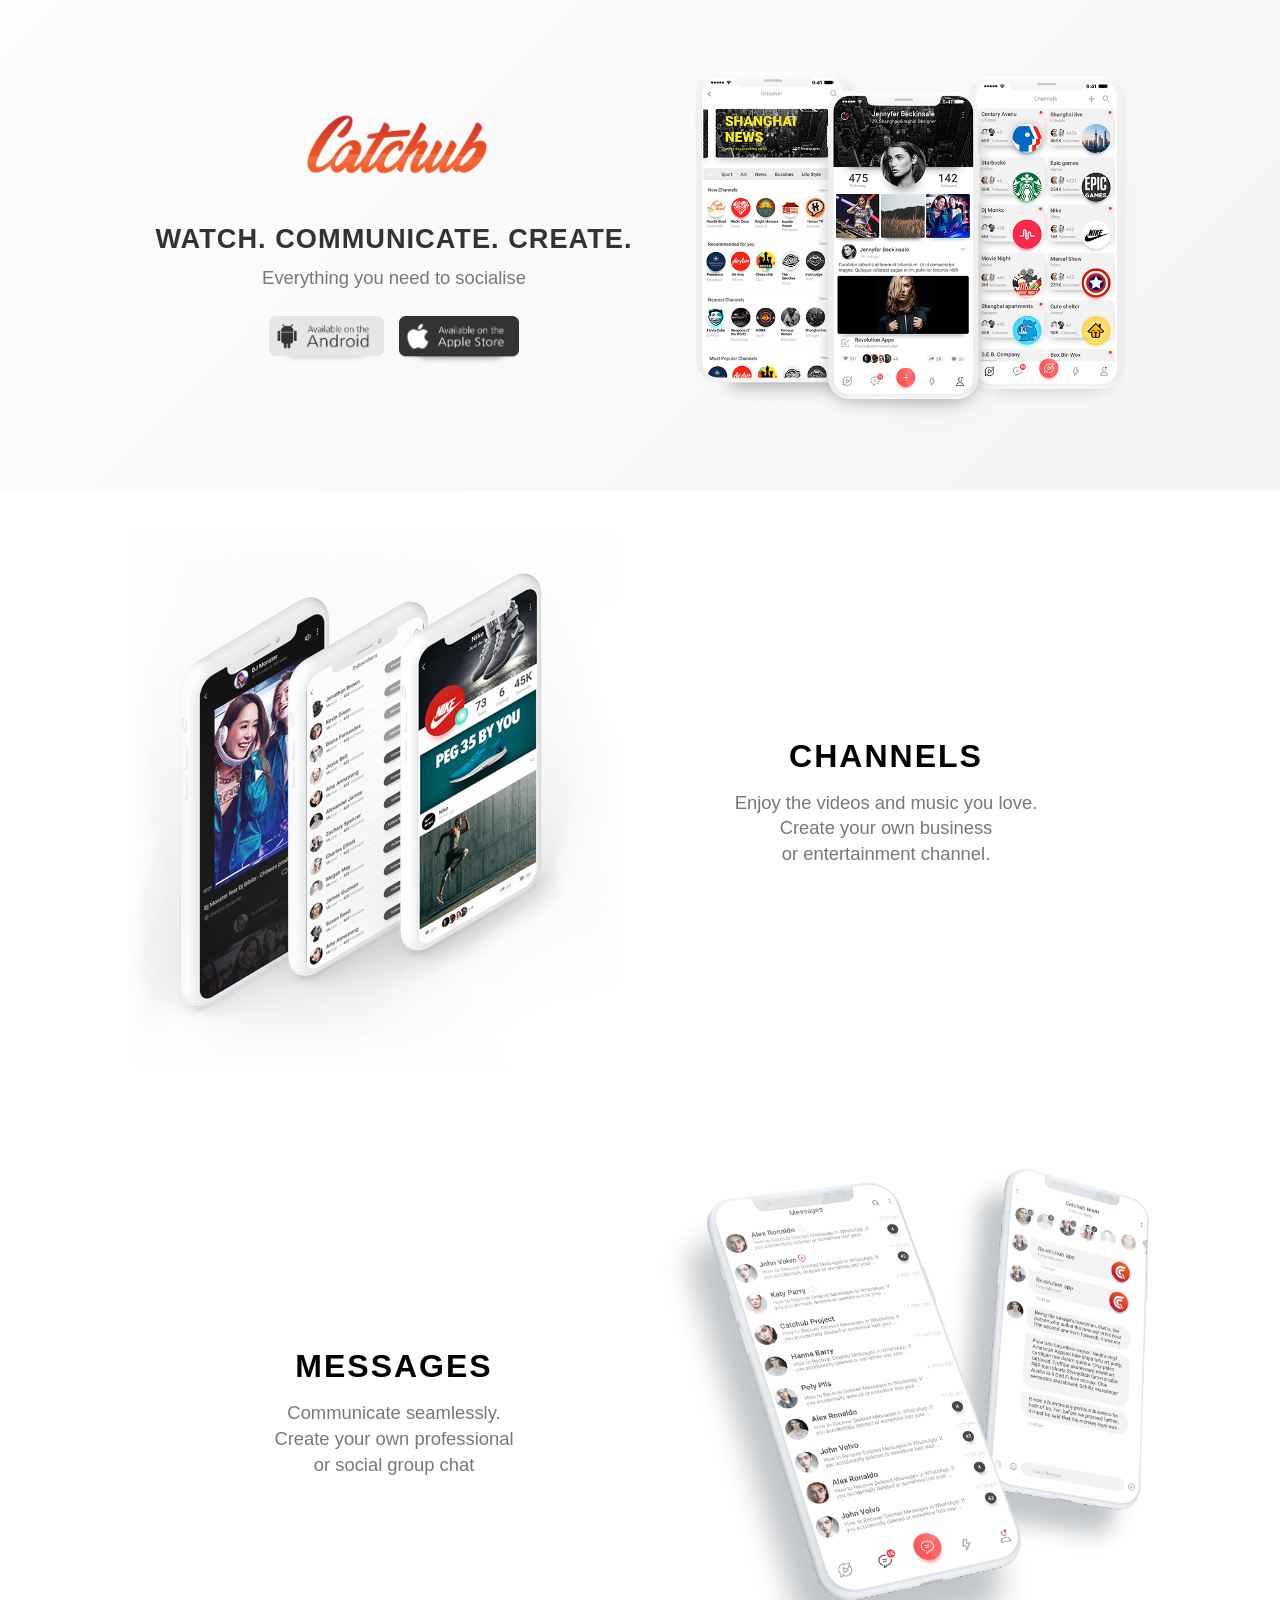
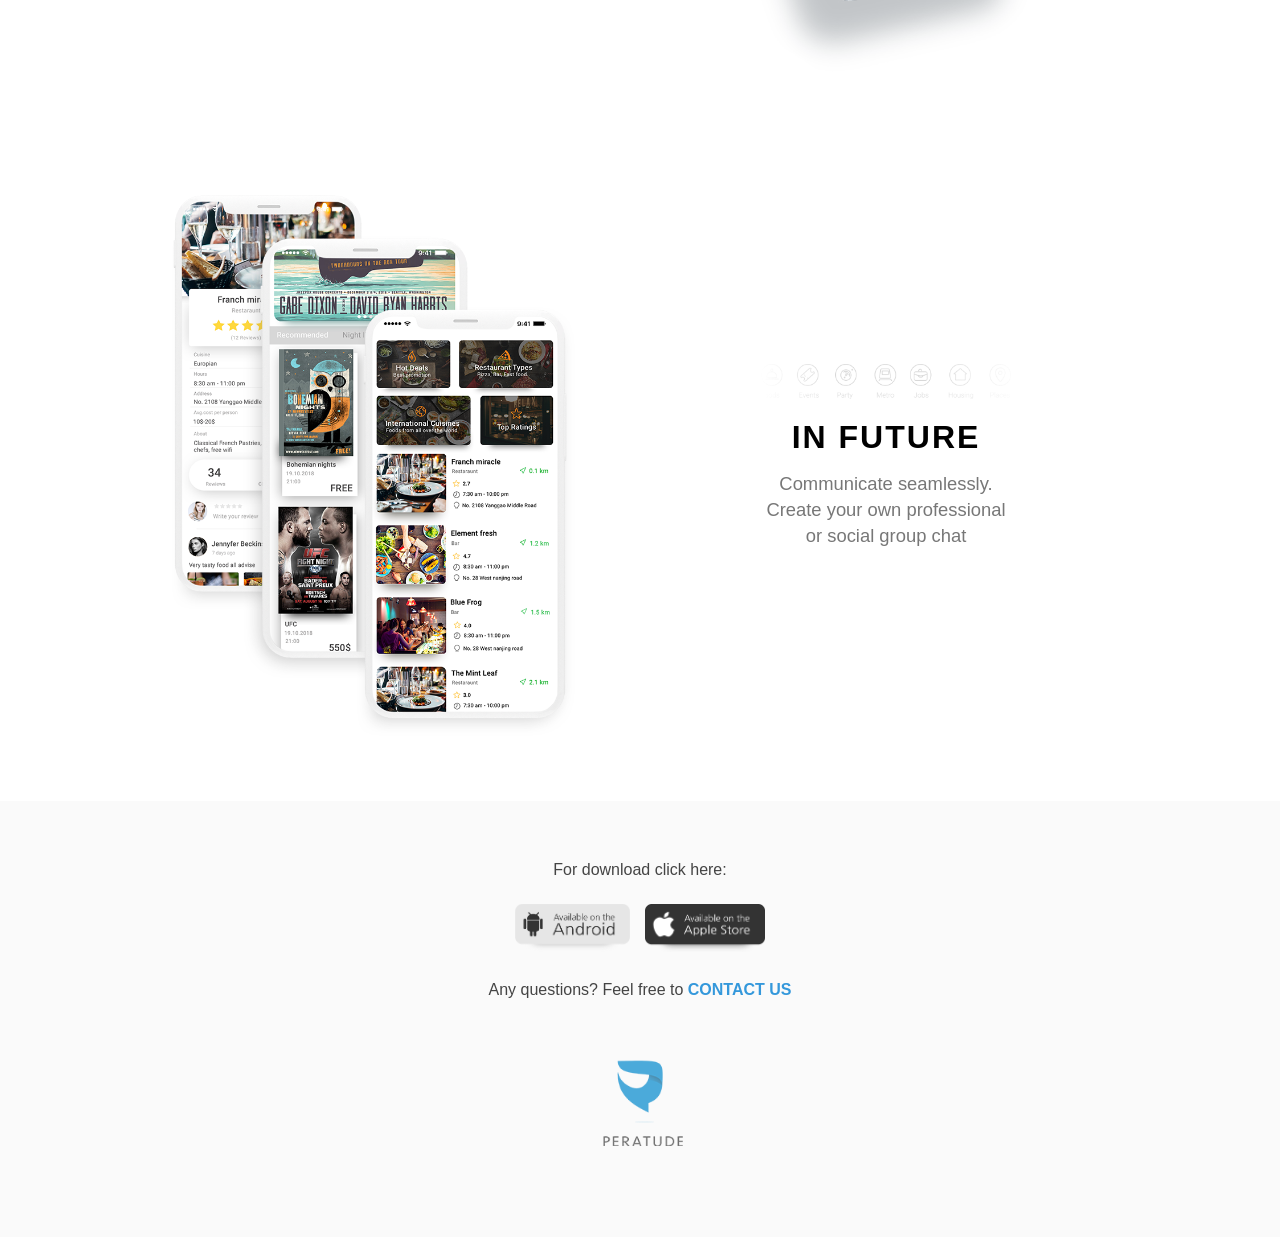
<file: Task1/index.html>
<!DOCTYPE html>
<html lang="en">
<head>
    <meta charset="UTF-8">
    <meta name="viewport" content="width=device-width, initial-scale=1.0">
    <title>Catchub - Socialise Everywhere</title>
    <link rel="icon" type="image/png" href="assets/favicon.jpg">
    <link rel="stylesheet" href="style.css">
</head>
<body>

    <header class="hero">
        <section class="content">
            <img src="assets/logo.png" alt="Catchub Logo" class="main-logo">
            <h1>WATCH. COMMUNICATE. CREATE.</h1>
            <p>Everything you need to socialise</p>
            <nav class="download-buttons">
                <a href="#"><img src="assets/play_store.png" alt="Play Store"></a>
                <a href="#"><img src="assets/app_store.png" alt="App Store"></a>
            </nav>
        </section>
        <figure class="visual">
            <img src="assets/top_screens.png" alt="App preview">
        </figure>
    </header>

    <main>
        <section class="feature alternate">
            <figure class="visual">
                <img src="assets/sec_screens.png" alt="Channels">
            </figure>
            <article class="content">
                <h2>CHANNELS</h2>
                <p>Enjoy the videos and music you love.<br> 
                   Create your own business<br> 
                   or entertainment channel.</p>
            </article>
        </section>

        <section class="feature">
            <article class="content">
                <h2>MESSAGES</h2>
                <p>Communicate seamlessly.<br> 
                   Create your own professional<br> 
                   or social group chat</p>
            </article>
            <figure class="visual">
                <img src="assets/thhh_screens.png" alt="Messaging">
            </figure>
        </section>

        <section class="feature alternate">
            <figure class="visual">
                <img src="assets/for_screens.png" alt="Future">
            </figure>
            <article class="content">
                <img src="assets/vectors.png" alt="Icons" class="vectors">
                <h2>IN FUTURE</h2>
                <p>Communicate seamlessly.<br> 
                   Create your own professional<br> 
                   or social group chat</p>
            </article>
        </section>
    </main>

    <footer class="main-footer">
        <p>For download click here:</p>
        <nav class="download-buttons">
            <a href="#"><img src="assets/play_store.png" alt="Play Store"></a>
            <a href="#"><img src="assets/app_store.png" alt="App Store"></a>
        </nav>
        <p class="contact">Any questions? Feel free to <a href="#">CONTACT US</a></p>
        <figure class="brand-footer">
            <img src="assets/peratude.png" alt="Peratude">
        </figure>
    </footer>

</body>
</html>
</file>
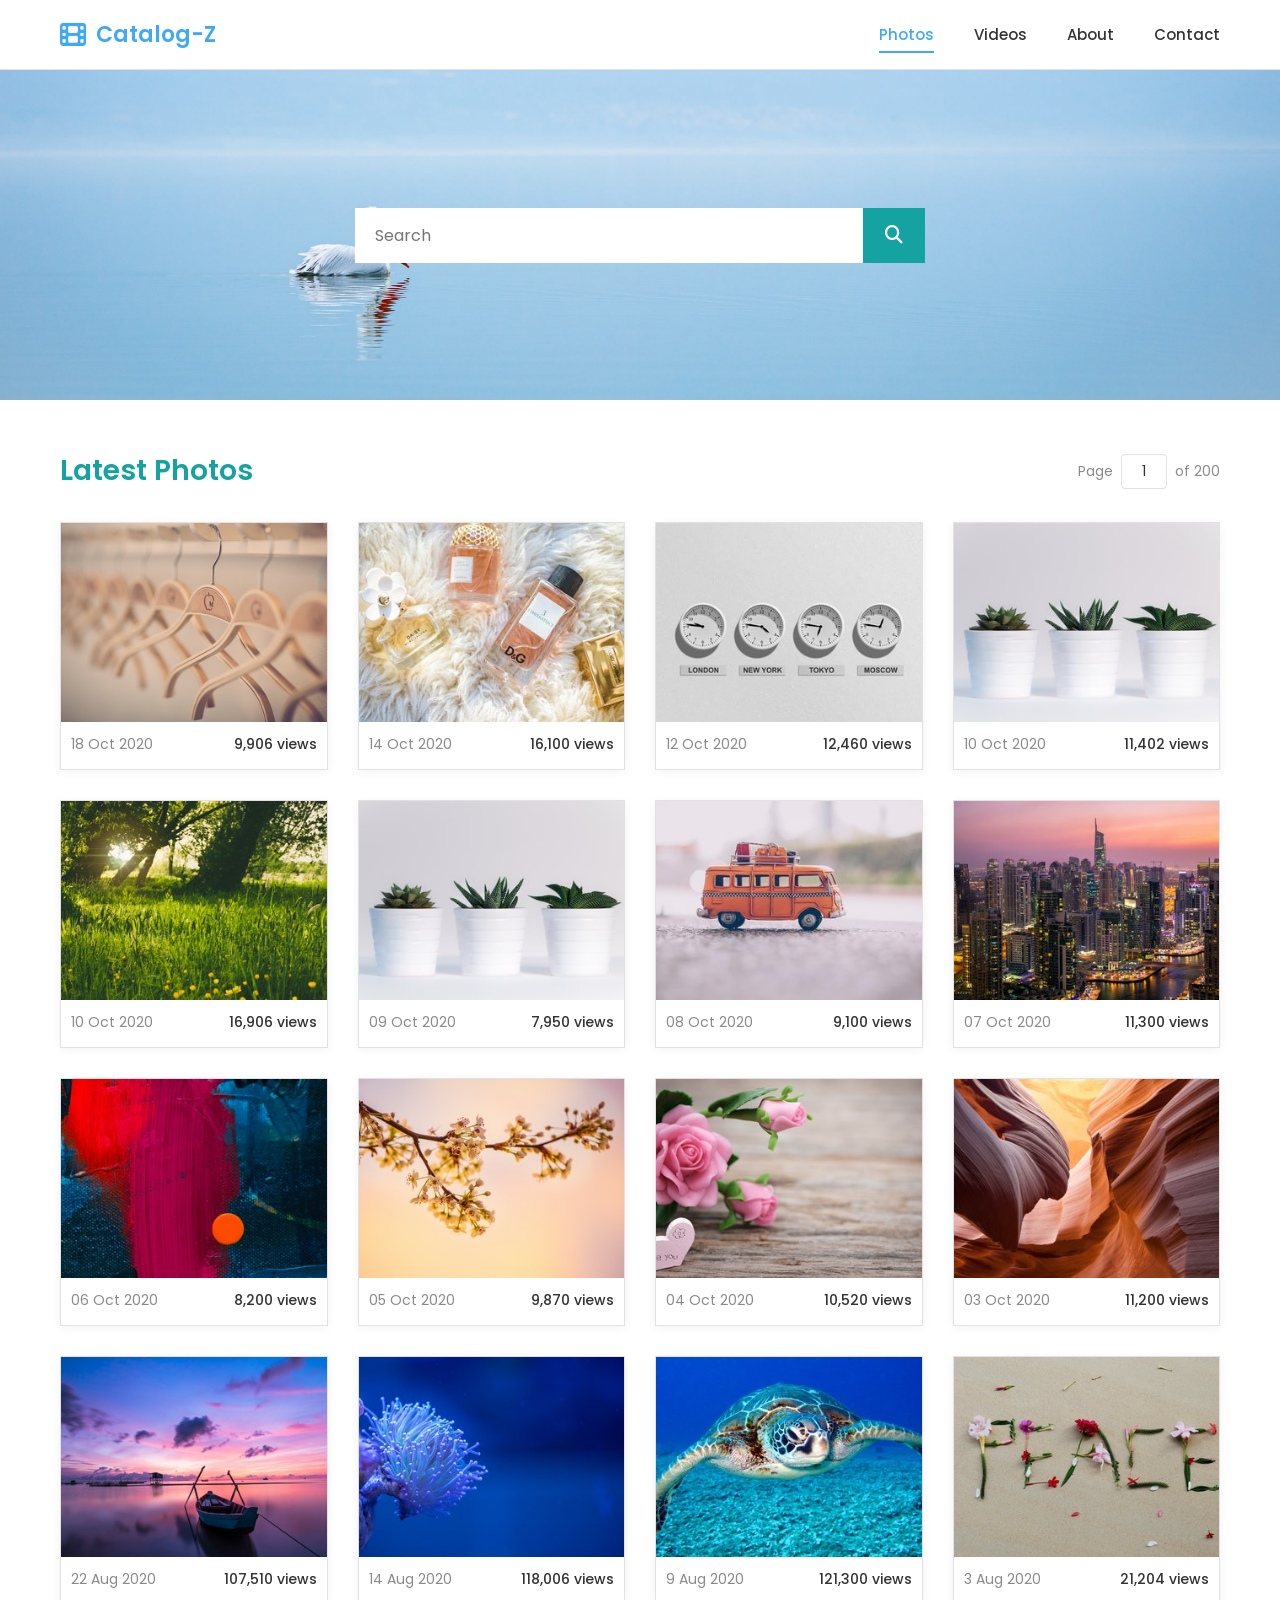
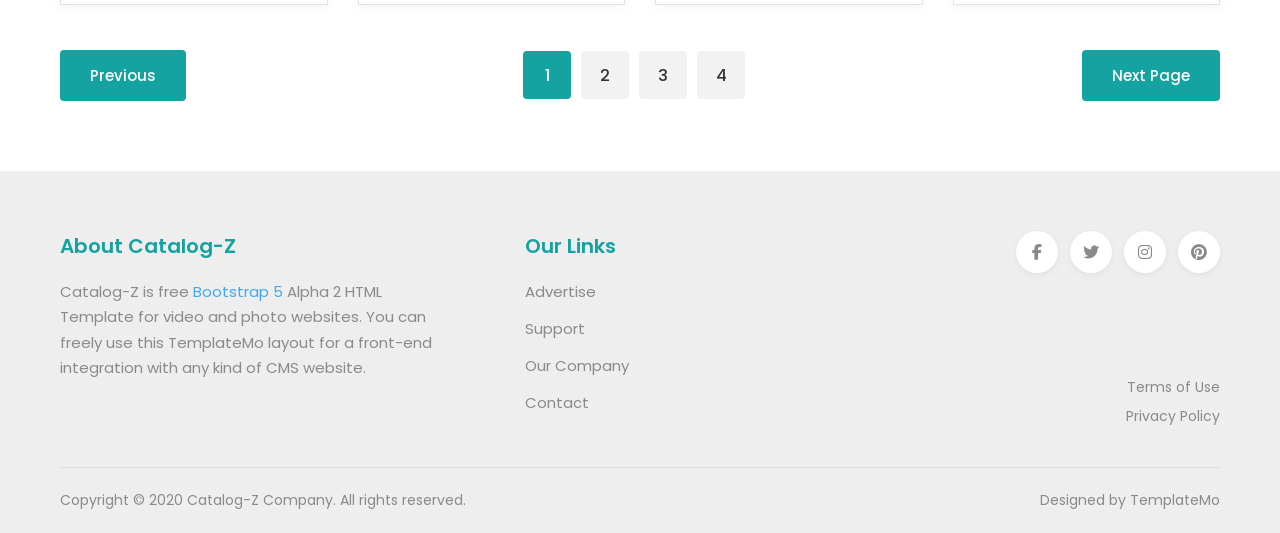
<file: Task2/index.html>
<!DOCTYPE html>
<html lang="en">
<head>
    <meta charset="UTF-8">
    <meta name="viewport" content="width=device-width, initial-scale=1.0">
    <title>Catalog-Z</title>

    <!-- CSS -->
    <link rel="stylesheet" href="css/style.css">

    <!-- Font Awesome -->
    <link rel="stylesheet"
    href="https://cdnjs.cloudflare.com/ajax/libs/font-awesome/6.5.2/css/all.min.css">
</head>
<body>

<!-- ================= HEADER ================= -->

<header>

    <div class="navbar">

        <div class="logo">
            <i class="fas fa-film"></i>
            <h2>Catalog-Z</h2>
        </div>

        <nav>
            <ul>
                <li><a href="index.html" class="active">Photos</a></li>
                <li><a href="videos.html">Videos</a></li>
                <li><a href="about.html">About</a></li>
                <li><a href="contact.html">Contact</a></li>
            </ul>
        </nav>

    </div>

</header>

<!-- ================= HERO ================= -->

<section class="hero">

    <img src="images/hero.jpg" alt="" class="hero-bg">

    <div class="search-box">

        <input
        type="text"
        placeholder="Search">

        <button>
            <i class="fas fa-search"></i>
        </button>

    </div>

</section>

<!-- ================= MAIN ================= -->

<section class="section">

<div class="container">

<div class="page-number">

    <h2>Latest Photos</h2>

    <div class="page-box">
        Page <input type="text" value="1"> of 200
    </div>

</div>

<!-- ================= GALLERY ================= -->

<div class="gallery">

<!-- Card 1 -->
<div class="card">
    <a href="photo-detail.html" class="card-image">
        <img src="images/img-01.jpg" alt="">
        <span class="overlay"><span class="overlay-box">Hangers</span></span>
    </a>
    <div class="card-info">
        <span>18 Oct 2020</span>
        <span>9,906 views</span>
    </div>
</div>

<!-- Card 2 -->
<div class="card">
    <a href="photo-detail.html" class="card-image">
        <img src="images/img-02.jpg" alt="">
        <span class="overlay"><span class="overlay-box">Perfume</span></span>
    </a>
    <div class="card-info">
        <span>14 Oct 2020</span>
        <span>16,100 views</span>
    </div>
</div>

<!-- Card 3 -->
<div class="card">
    <a href="photo-detail.html" class="card-image">
        <img src="images/img-03.jpg" alt="">
        <span class="overlay"><span class="overlay-box">Clocks</span></span>
    </a>
    <div class="card-info">
        <span>12 Oct 2020</span>
        <span>12,460 views</span>
    </div>
</div>

<!-- Card 4 -->
<div class="card">
    <a href="photo-detail.html" class="card-image">
        <img src="images/img-04.jpg" alt="">
        <span class="overlay"><span class="overlay-box">Pot</span></span>
    </a>
    <div class="card-info">
        <span>10 Oct 2020</span>
        <span>11,402 views</span>
    </div>
</div>

<!-- Card 5 -->
<div class="card">
    <a href="photo-detail.html" class="card-image">
        <img src="images/img-05.jpg" alt="">
        <span class="overlay"><span class="overlay-box">Summer</span></span>
    </a>
    <div class="card-info">
        <span>10 Oct 2020</span>
        <span>16,906 views</span>
    </div>
</div>

<!-- Card 6 -->
<div class="card">
    <a href="photo-detail.html" class="card-image">
        <img src="images/img-06.jpg" alt="">
        <span class="overlay"><span class="overlay-box">Pot</span></span>
    </a>
    <div class="card-info">
        <span>09 Oct 2020</span>
        <span>7,950 views</span>
    </div>
</div>

<!-- Card 7 -->
<div class="card">
    <a href="photo-detail.html" class="card-image">
        <img src="images/img-07.jpg" alt="">
        <span class="overlay"><span class="overlay-box">Travel</span></span>
    </a>
    <div class="card-info">
        <span>08 Oct 2020</span>
        <span>9,100 views</span>
    </div>
</div>

<!-- Card 8 -->
<div class="card">
    <a href="photo-detail.html" class="card-image">
        <img src="images/img-08.jpg" alt="">
        <span class="overlay"><span class="overlay-box">City</span></span>
    </a>
    <div class="card-info">
        <span>07 Oct 2020</span>
        <span>11,300 views</span>
    </div>
</div>

<!-- Card 9 -->
<div class="card">
    <a href="photo-detail.html" class="card-image">
        <img src="images/img-09.jpg" alt="">
        <span class="overlay"><span class="overlay-box">Art</span></span>
    </a>
    <div class="card-info">
        <span>06 Oct 2020</span>
        <span>8,200 views</span>
    </div>
</div>

<!-- Card 10 -->
<div class="card">
    <a href="photo-detail.html" class="card-image">
        <img src="images/img-10.jpg" alt="">
        <span class="overlay"><span class="overlay-box">Blossom</span></span>
    </a>
    <div class="card-info">
        <span>05 Oct 2020</span>
        <span>9,870 views</span>
    </div>
</div>

<!-- Card 11 -->
<div class="card">
    <a href="photo-detail.html" class="card-image">
        <img src="images/img-11.jpg" alt="">
        <span class="overlay"><span class="overlay-box">Romance</span></span>
    </a>
    <div class="card-info">
        <span>04 Oct 2020</span>
        <span>10,520 views</span>
    </div>
</div>

<!-- Card 12 -->
<div class="card">
    <a href="photo-detail.html" class="card-image">
        <img src="images/img-12.jpg" alt="">
        <span class="overlay"><span class="overlay-box">Desert</span></span>
    </a>
    <div class="card-info">
        <span>03 Oct 2020</span>
        <span>11,200 views</span>
    </div>
</div>

<!-- Card 13 -->
<div class="card">
    <a href="photo-detail.html" class="card-image">
        <img src="images/img-13.jpg" alt="">
        <span class="overlay"><span class="overlay-box">Colors</span></span>
    </a>
    <div class="card-info">
        <span>22 Aug 2020</span>
        <span>107,510 views</span>
    </div>
</div>

<!-- Card 14 -->
<div class="card">
    <a href="photo-detail.html" class="card-image">
        <img src="images/img-14.jpg" alt="">
        <span class="overlay"><span class="overlay-box">Sea</span></span>
    </a>
    <div class="card-info">
        <span>14 Aug 2020</span>
        <span>118,006 views</span>
    </div>
</div>

<!-- Card 15 -->
<div class="card">
    <a href="photo-detail.html" class="card-image">
        <img src="images/img-15.jpg" alt="">
        <span class="overlay"><span class="overlay-box">Ocean</span></span>
    </a>
    <div class="card-info">
        <span>9 Aug 2020</span>
        <span>121,300 views</span>
    </div>
</div>

<!-- Card 16 -->
<div class="card">
    <a href="photo-detail.html" class="card-image">
        <img src="images/img-16.jpg" alt="">
        <span class="overlay"><span class="overlay-box">Peace</span></span>
    </a>
    <div class="card-info">
        <span>3 Aug 2020</span>
        <span>21,204 views</span>
    </div>
</div>

</div>
<!-- End Gallery -->

<!-- Pagination -->

<div class="pagination">

    <a href="#" class="prev-btn">Previous</a>

    <div class="page-links">
        <a href="#" class="current">1</a>
        <a href="videos.html">2</a>
        <a href="videos.html">3</a>
        <a href="videos.html">4</a>
    </div>

    <a href="#" class="next-btn">Next Page</a>

</div>

</div>

</section>

<!-- ================= FOOTER ================= -->

<footer>

    <div class="container">

        <div class="footer-top">

            <div class="footer-col">
                <h3>About Catalog-Z</h3>
                <p>Catalog-Z is free <a href="#">Bootstrap 5</a> Alpha 2 HTML Template for video and photo websites. You can freely use this TemplateMo layout for a front-end integration with any kind of CMS website.</p>
            </div>

            <div class="footer-col">
                <h3>Our Links</h3>
                <ul>
                    <li><a href="#">Advertise</a></li>
                    <li><a href="#">Support</a></li>
                    <li><a href="#">Our Company</a></li>
                    <li><a href="#">Contact</a></li>
                </ul>
            </div>

            <div class="footer-col footer-social-col">
                <div class="social">
                    <a href="#"><i class="fab fa-facebook-f"></i></a>
                    <a href="#"><i class="fab fa-twitter"></i></a>
                    <a href="#"><i class="fab fa-instagram"></i></a>
                    <a href="#"><i class="fab fa-pinterest"></i></a>
                </div>
                <div class="legal-links">
                    <a href="#">Terms of Use</a>
                    <a href="#">Privacy Policy</a>
                </div>
            </div>

        </div>

        <hr>

        <div class="footer-content">

            <p>
                Copyright © 2020 Catalog-Z Company.
                All rights reserved.
            </p>

            <p class="designed-by">Designed by TemplateMo</p>

        </div>

    </div>

</footer>

</body>
</html>
</file>
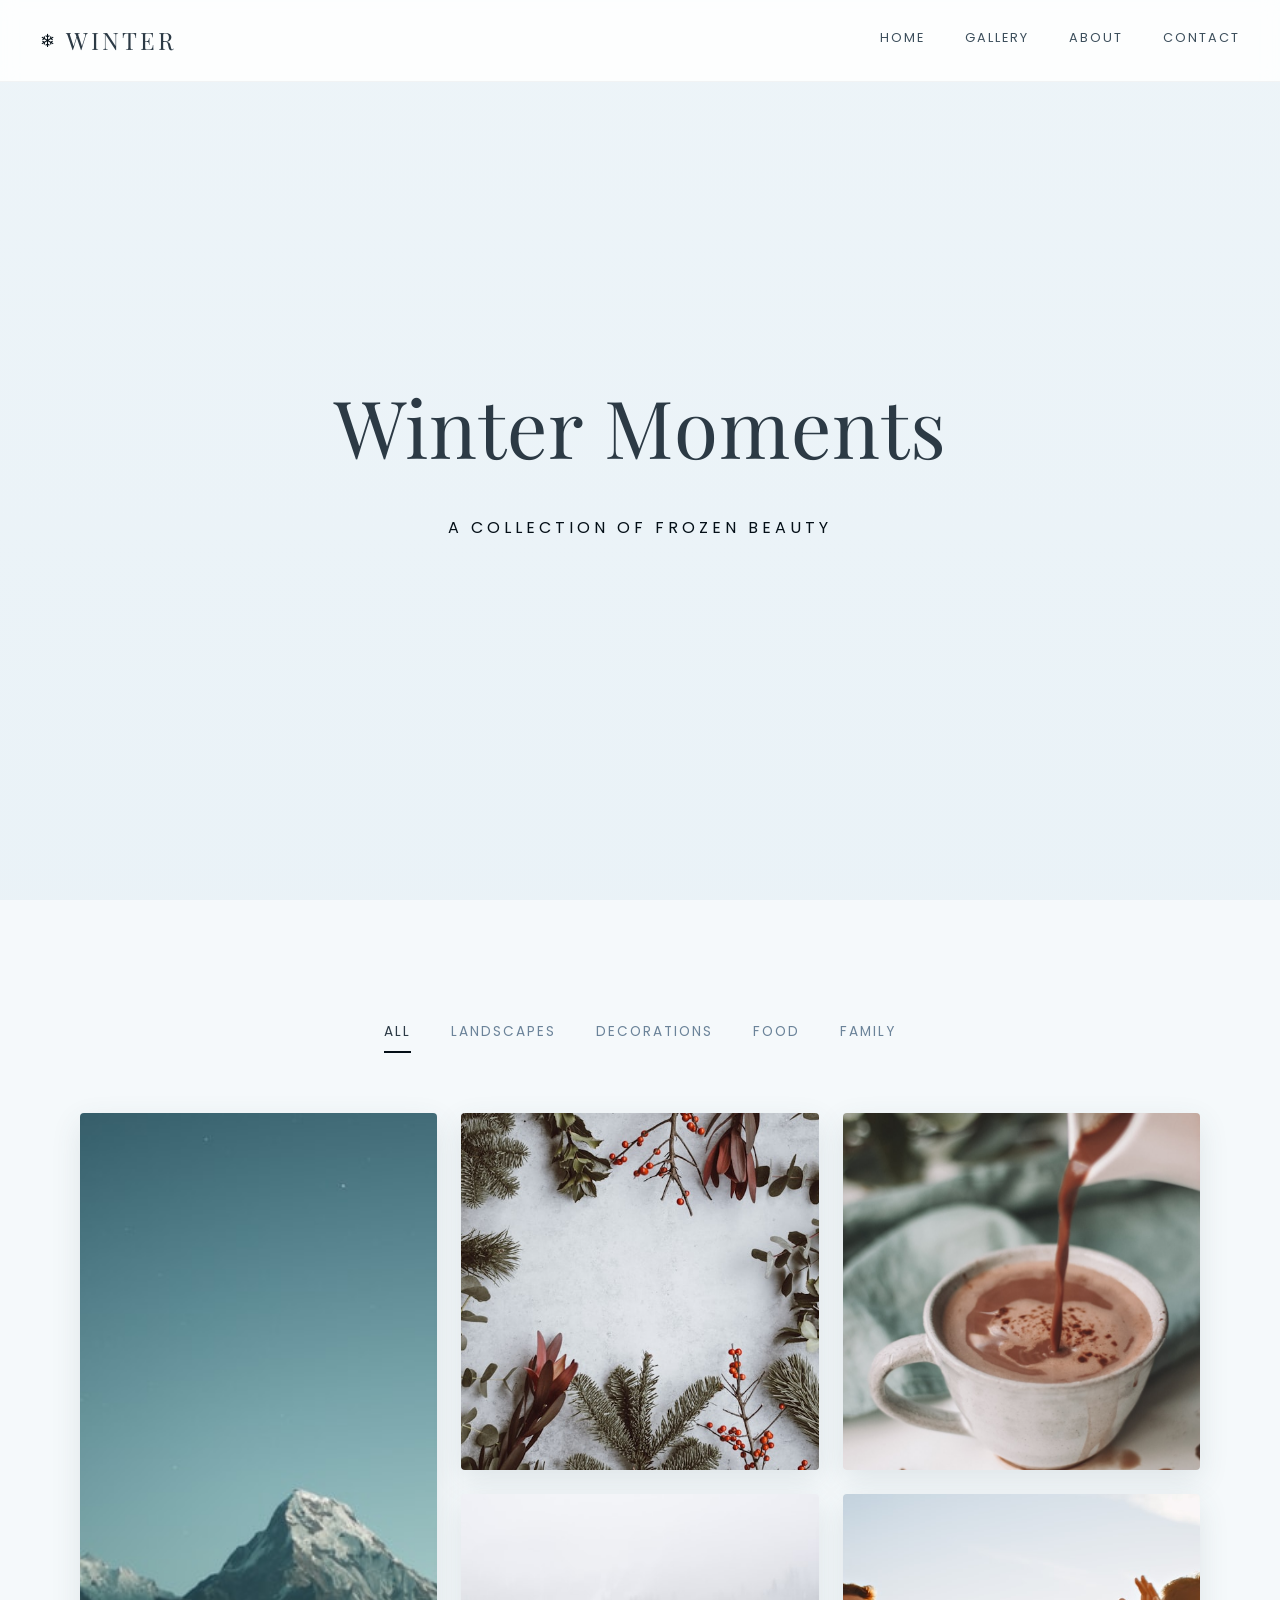
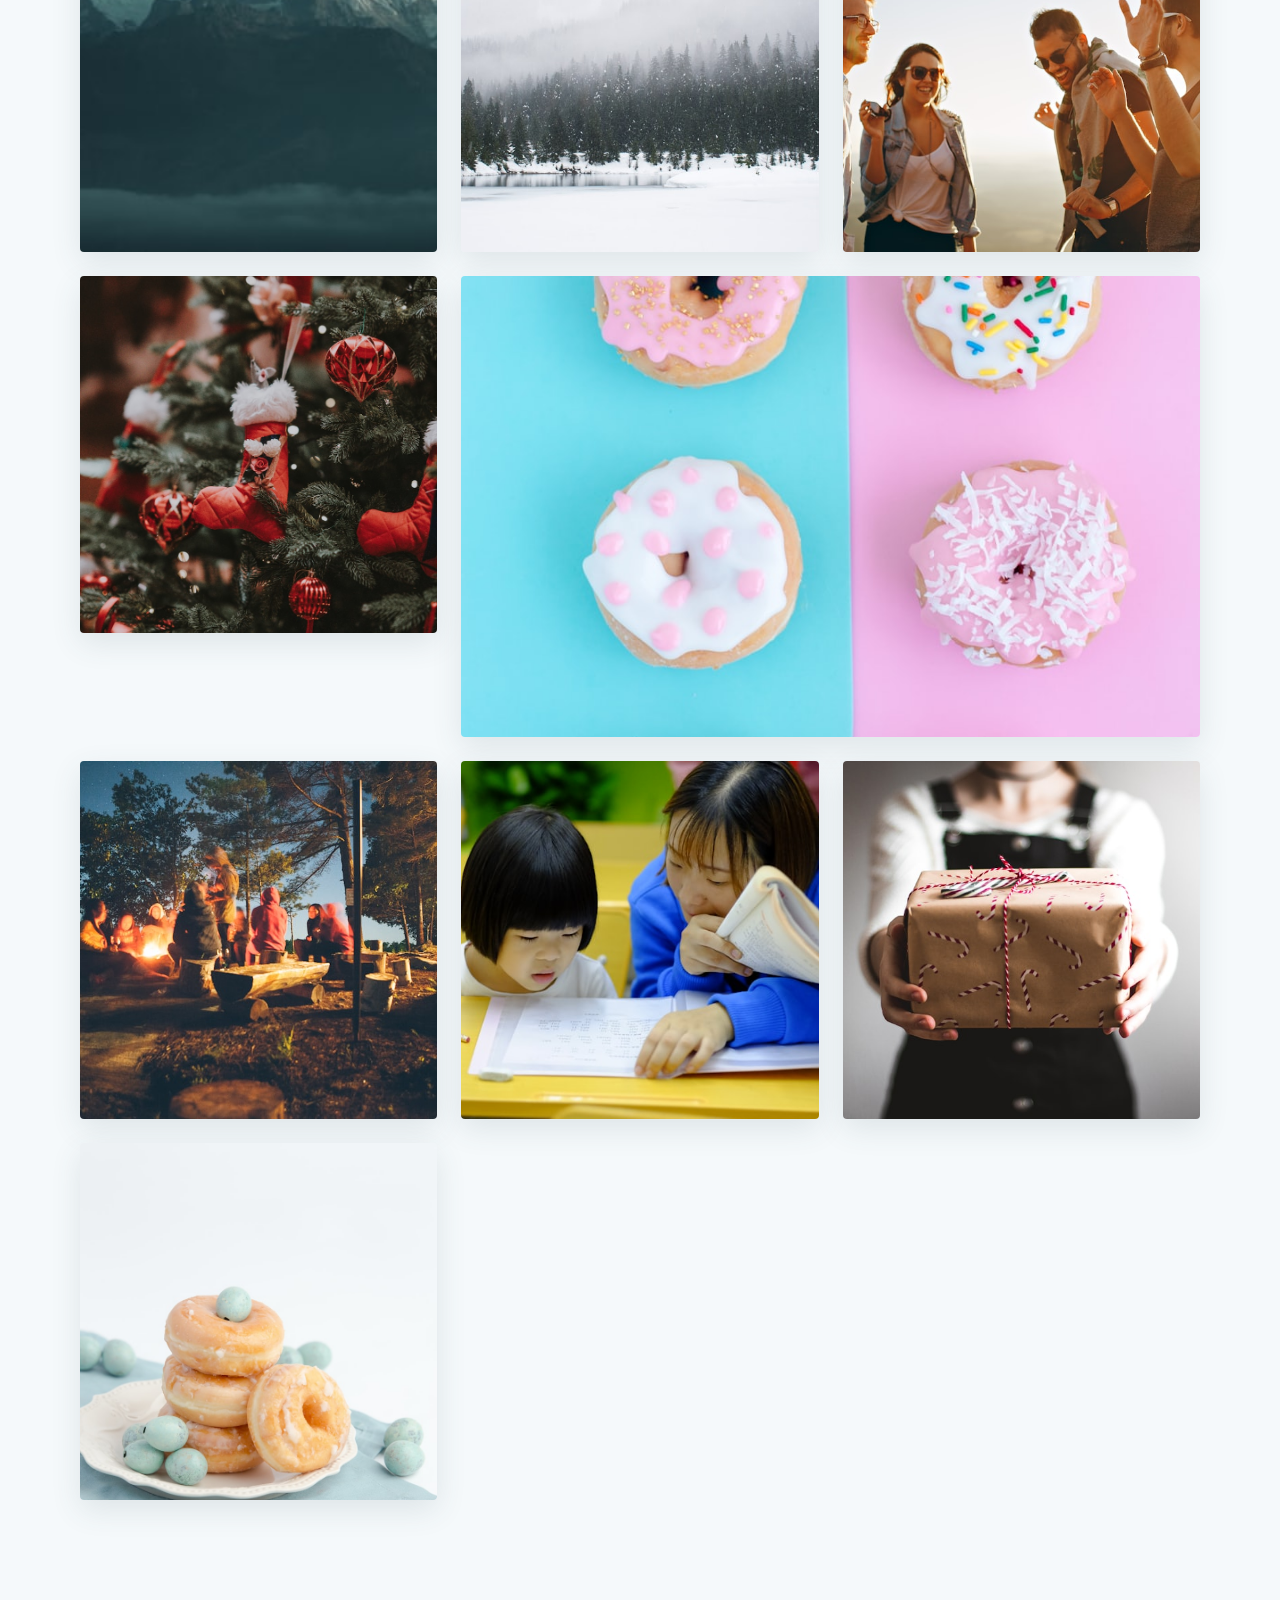
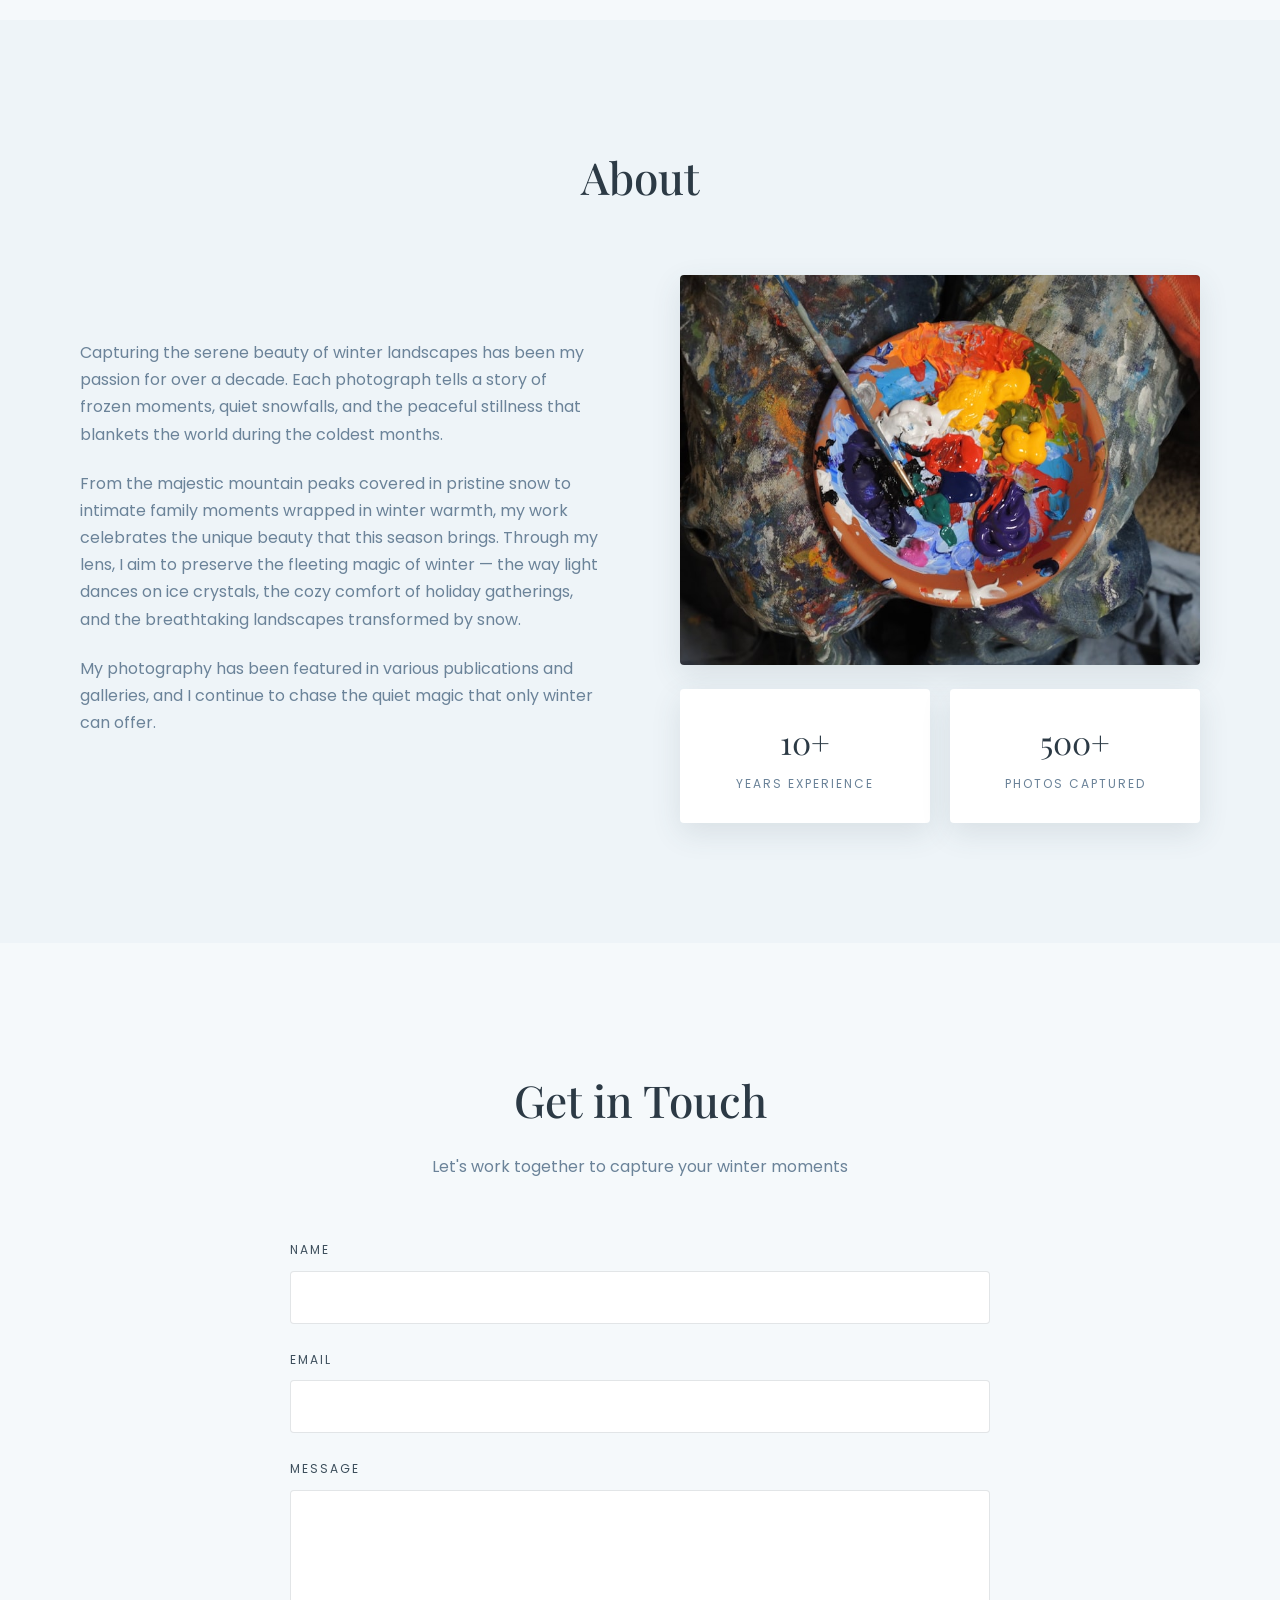
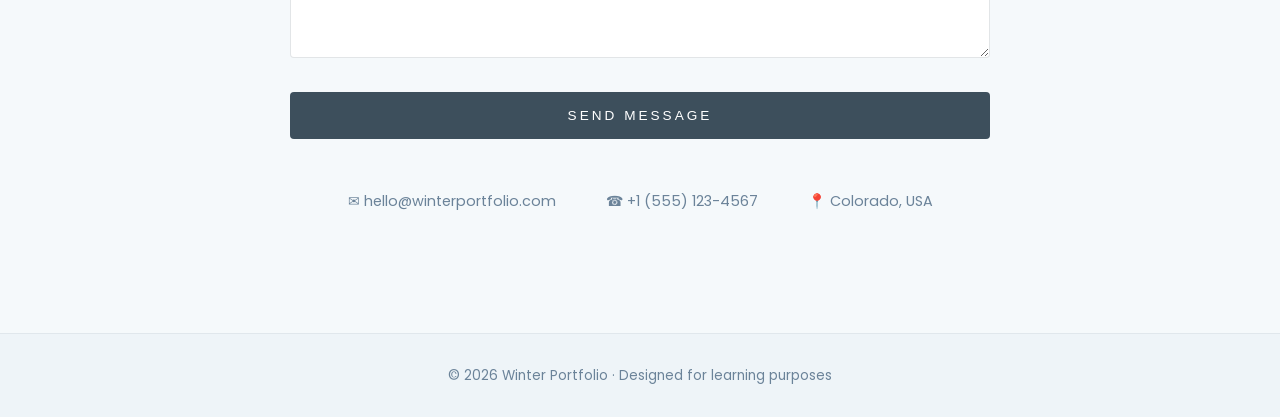
<file: Task4/index.html>
<!DOCTYPE html>
<html lang="en">
<head>
<meta charset="UTF-8">
<meta name="viewport" content="width=device-width, initial-scale=1.0">
<title>Winter | A Collection of Frozen Beauty</title>
<link rel="preconnect" href="https://fonts.googleapis.com">
<link rel="preconnect" href="https://fonts.gstatic.com" crossorigin>
<link href="https://fonts.googleapis.com/css2?family=Playfair+Display:ital,wght@0,400;0,500;0,600;1,400&family=Poppins:wght@300;400;500;600&display=swap" rel="stylesheet">
<link rel="stylesheet" href="style.css">
</head>
<body>

<!-- ===== HEADER / NAV (checkbox hack for mobile menu, no JS) ===== -->
<header class="site-header">
  <div class="nav-wrap">
    <a href="#home" class="logo"><span class="flake">&#10052;</span> WINTER</a>

    <input type="checkbox" id="navToggleCheckbox" class="nav-toggle-checkbox">
    <label for="navToggleCheckbox" class="nav-toggle" aria-label="Toggle navigation">
      <span></span><span></span><span></span>
    </label>

    <nav class="main-nav">
      <a href="#home" class="nav-link">Home</a>
      <a href="#gallery" class="nav-link">Gallery</a>
      <a href="#about" class="nav-link">About</a>
      <a href="#contact" class="nav-link">Contact</a>
    </nav>
  </div>
</header>

<!-- ===== HERO / HOME ===== -->
<section id="home" class="hero">
  <div class="hero-content">
    <h1>Winter Moments</h1>
    <p class="hero-sub">A Collection of Frozen Beauty</p>
  </div>
</section>

<!-- ===== GALLERY ===== -->
<section id="gallery" class="gallery-section">
  <div class="container">

  
    <div class="filters">
      <input type="radio" name="filter" id="filter-all" checked>
      <input type="radio" name="filter" id="filter-landscapes">
      <input type="radio" name="filter" id="filter-decorations">
      <input type="radio" name="filter" id="filter-food">
      <input type="radio" name="filter" id="filter-family">

      <label for="filter-all">All</label>
      <label for="filter-landscapes">Landscapes</label>
      <label for="filter-decorations">Decorations</label>
      <label for="filter-food">Food</label>
      <label for="filter-family">Family</label>
    </div>

    <div class="gallery-wrap">

      <a href="#lb1" class="gallery-item large" data-category="landscapes">
        <img src="pics/pic1.jpg" alt="Mountain Snow">
        <span class="caption"><span class="cap-title">Mountain Snow</span><span class="cap-cat">Landscapes</span></span>
      </a>

      <a href="#lb2" class="gallery-item" data-category="family">
        <img src="pics/pic2.jpg" alt="Clear Sky">
        <span class="caption"><span class="cap-title">Clear Sky</span><span class="cap-cat">Family</span></span>
      </a>

      <a href="#lb3" class="gallery-item" data-category="food">
        <img src="pics/pic3.jpg" alt="Winter Berries">
        <span class="caption"><span class="cap-title">Winter Berries</span><span class="cap-cat">Food</span></span>
      </a>

      <a href="#lb4" class="gallery-item" data-category="landscapes">
        <img src="pics/pic4.jpg" alt="Hot Cocoa">
        <span class="caption"><span class="cap-title">Hot Cocoa</span><span class="cap-cat">Landscapes</span></span>
      </a>

      <a href="#lb5" class="gallery-item" data-category="family">
        <img src="pics/pic5.jpg" alt="Pine & Berries">
        <span class="caption"><span class="cap-title">Pine &amp; Berries</span><span class="cap-cat">Family</span></span>
      </a>

      <a href="#lb6" class="gallery-item" data-category="decorations">
        <img src="pics/pic6.jpg" alt="Dark Chocolate">
        <span class="caption"><span class="cap-title">Dark Chocolate</span><span class="cap-cat">Decorations</span></span>
      </a>

      <a href="#lb7" class="gallery-item wide" data-category="landscapes">
        <img src="pics/pic7.jpg" alt="Frozen Lake">
        <span class="caption"><span class="cap-title">Frozen Lake</span><span class="cap-cat">Landscapes</span></span>
      </a>

      <a href="#lb8" class="gallery-item" data-category="decorations">
        <img src="pics/pic8.jpg" alt="Golden Hour Friends">
        <span class="caption"><span class="cap-title">Golden Hour Friends</span><span class="cap-cat">Decorations</span></span>
      </a>

      <a href="#lb9" class="gallery-item" data-category="family">
        <img src="pics/pic9.jpg" alt="Learning Together">
        <span class="caption"><span class="cap-title">Learning Together</span><span class="cap-cat">Family</span></span>
      </a>

      <a href="#lb10" class="gallery-item" data-category="decorations">
        <img src="pics/pic10.jpg" alt="Wrapped With Love">
        <span class="caption"><span class="cap-title">Wrapped With Love</span><span class="cap-cat">Decorations</span></span>
      </a>

      <a href="#lb11" class="gallery-item" data-category="food">
        <img src="pics/pic12.jpg" alt="Snowy Path">
        <span class="caption"><span class="cap-title">Snowy Path</span><span class="cap-cat">Food</span></span>
      </a>

    </div>
  </div>
</section>

<!-- ===== ABOUT ===== -->
<section id="about" class="about-section">
  <div class="container">
    <h2 class="section-title">About</h2>
    <div class="about-grid">
      <div class="about-text">
        <p>Capturing the serene beauty of winter landscapes has been my passion for over a decade. Each photograph tells a story of frozen moments, quiet snowfalls, and the peaceful stillness that blankets the world during the coldest months.</p>
        <p>From the majestic mountain peaks covered in pristine snow to intimate family moments wrapped in winter warmth, my work celebrates the unique beauty that this season brings. Through my lens, I aim to preserve the fleeting magic of winter &mdash; the way light dances on ice crystals, the cozy comfort of holiday gatherings, and the breathtaking landscapes transformed by snow.</p>
        <p>My photography has been featured in various publications and galleries, and I continue to chase the quiet magic that only winter can offer.</p>
      </div>
      <div class="about-media">
        <img src="pics/about.jpg" alt="About the photographer">
        <div class="stats">
          <div class="stat-box">
            <span class="stat-num">10+</span>
            <span class="stat-label">Years Experience</span>
          </div>
          <div class="stat-box">
            <span class="stat-num">500+</span>
            <span class="stat-label">Photos Captured</span>
          </div>
        </div>
      </div>
    </div>
  </div>
</section>

<!-- ===== CONTACT ===== -->
<section id="contact" class="contact-section">
  <div class="container">
    <h2 class="section-title">Get in Touch</h2>
    <p class="section-sub">Let's work together to capture your winter moments</p>

    <form class="contact-form" action="mailto:hello@winterportfolio.com" method="post" enctype="text/plain">
      <div class="field">
        <label for="name">Name</label>
        <input type="text" id="name" name="name" required>
      </div>
      <div class="field">
        <label for="email">Email</label>
        <input type="email" id="email" name="email" required>
      </div>
      <div class="field">
        <label for="message">Message</label>
        <textarea id="message" name="message" rows="6" required></textarea>
      </div>
      <button type="submit" class="send-btn">Send Message</button>
    </form>

    <div class="contact-info">
      <span>&#9993; hello@winterportfolio.com</span>
      <span>&#9742; +1 (555) 123-4567</span>
      <span>&#128205; Colorado, USA</span>
    </div>
  </div>
</section>

<!-- ===== FOOTER ===== -->
<footer class="site-footer">
  <p>&copy; 2026 Winter Portfolio &middot; Designed for learning purposes</p>
</footer>

<!-- ===== LIGHTBOX (pure CSS via :target, chained prev/next) ===== -->
<div class="lightbox" id="lb1">
  <a href="#gallery" class="lb-close">&times;</a>
  <a href="#lb11" class="lb-prev">&#8249;</a><a href="#lb2" class="lb-next">&#8250;</a>
  <div class="lb-content"><img src="pics/pic1.jpg" alt="Mountain Snow"><h3>Mountain Snow</h3><p>Landscapes</p></div>
</div>
<div class="lightbox" id="lb2">
  <a href="#gallery" class="lb-close">&times;</a>
  <a href="#lb1" class="lb-prev">&#8249;</a><a href="#lb3" class="lb-next">&#8250;</a>
  <div class="lb-content"><img src="pics/pic2.jpg" alt="Clear Sky"><h3>Clear Sky</h3><p>Family</p></div>
</div>
<div class="lightbox" id="lb3">
  <a href="#gallery" class="lb-close">&times;</a>
  <a href="#lb2" class="lb-prev">&#8249;</a><a href="#lb4" class="lb-next">&#8250;</a>
  <div class="lb-content"><img src="pics/pic3.jpg" alt="Winter Berries"><h3>Winter Berries</h3><p>Food</p></div>
</div>
<div class="lightbox" id="lb4">
  <a href="#gallery" class="lb-close">&times;</a>
  <a href="#lb3" class="lb-prev">&#8249;</a><a href="#lb5" class="lb-next">&#8250;</a>
  <div class="lb-content"><img src="pics/pic4.jpg" alt="Hot Cocoa"><h3>Hot Cocoa</h3><p>Landscapes</p></div>
</div>
<div class="lightbox" id="lb5">
  <a href="#gallery" class="lb-close">&times;</a>
  <a href="#lb4" class="lb-prev">&#8249;</a><a href="#lb6" class="lb-next">&#8250;</a>
  <div class="lb-content"><img src="pics/pic5.jpg" alt="Pine & Berries"><h3>Pine &amp; Berries</h3><p>Family</p></div>
</div>
<div class="lightbox" id="lb6">
  <a href="#gallery" class="lb-close">&times;</a>
  <a href="#lb5" class="lb-prev">&#8249;</a><a href="#lb7" class="lb-next">&#8250;</a>
  <div class="lb-content"><img src="pics/pic6.jpg" alt="Dark Chocolate"><h3>Dark Chocolate</h3><p>Decorations</p></div>
</div>
<div class="lightbox" id="lb7">
  <a href="#gallery" class="lb-close">&times;</a>
  <a href="#lb6" class="lb-prev">&#8249;</a><a href="#lb8" class="lb-next">&#8250;</a>
  <div class="lb-content"><img src="pics/pic7.jpg" alt="Frozen Lake"><h3>Frozen Lake</h3><p>Landscapes</p></div>
</div>
<div class="lightbox" id="lb8">
  <a href="#gallery" class="lb-close">&times;</a>
  <a href="#lb7" class="lb-prev">&#8249;</a><a href="#lb9" class="lb-next">&#8250;</a>
  <div class="lb-content"><img src="pics/pic8.jpg" alt="Golden Hour Friends"><h3>Golden Hour Friends</h3><p>Decorations</p></div>
</div>
<div class="lightbox" id="lb9">
  <a href="#gallery" class="lb-close">&times;</a>
  <a href="#lb8" class="lb-prev">&#8249;</a><a href="#lb10" class="lb-next">&#8250;</a>
  <div class="lb-content"><img src="pics/pic9.jpg" alt="Learning Together"><h3>Learning Together</h3><p>Family</p></div>
</div>
<div class="lightbox" id="lb10">
  <a href="#gallery" class="lb-close">&times;</a>
  <a href="#lb9" class="lb-prev">&#8249;</a><a href="#lb11" class="lb-next">&#8250;</a>
  <div class="lb-content"><img src="pics/pic10.jpg" alt="Wrapped With Love"><h3>Wrapped With Love</h3><p>Decorations</p></div>
</div>
<div class="lightbox" id="lb11">
  <a href="#gallery" class="lb-close">&times;</a>
  <a href="#lb10" class="lb-prev">&#8249;</a><a href="#lb1" class="lb-next">&#8250;</a>
  <div class="lb-content"><img src="pics/pic12.jpg" alt="Snowy Path"><h3>Snowy Path</h3><p>Food</p></div>
</div>

</body>
</html>
</file>
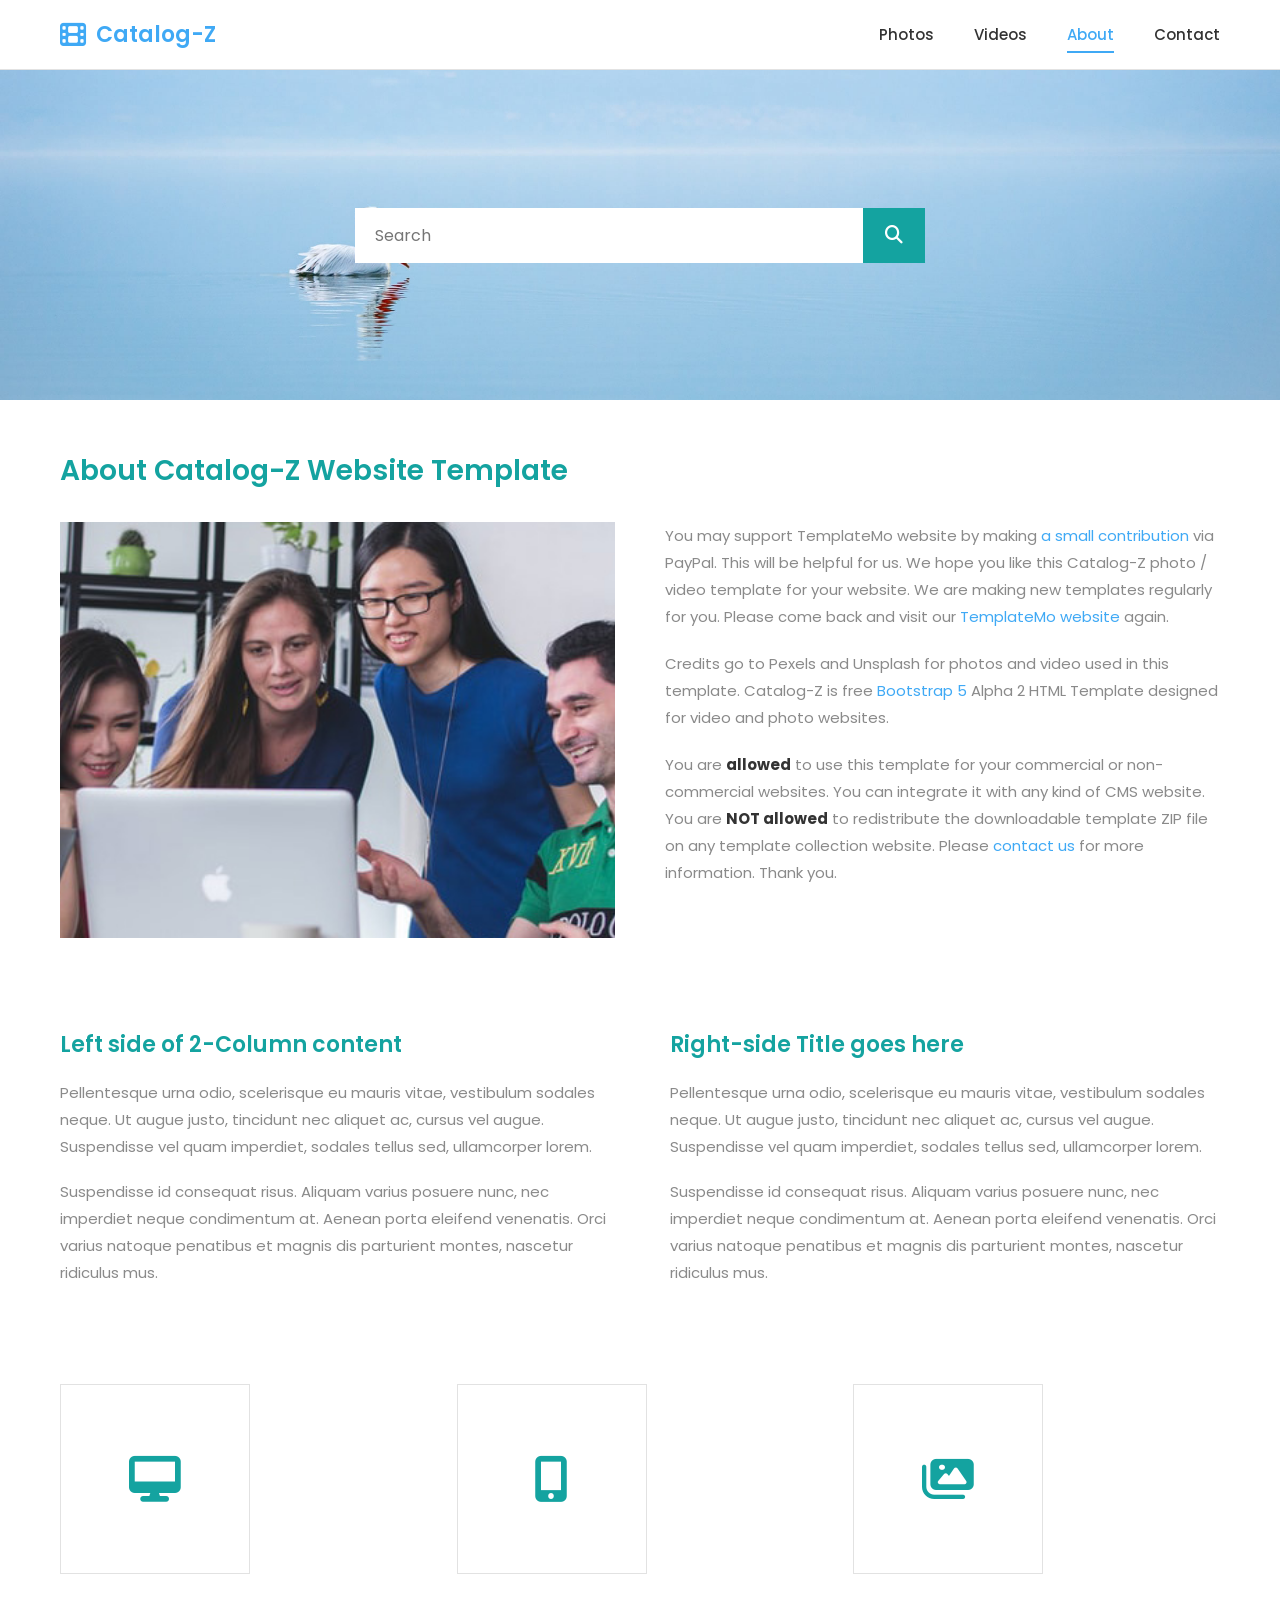
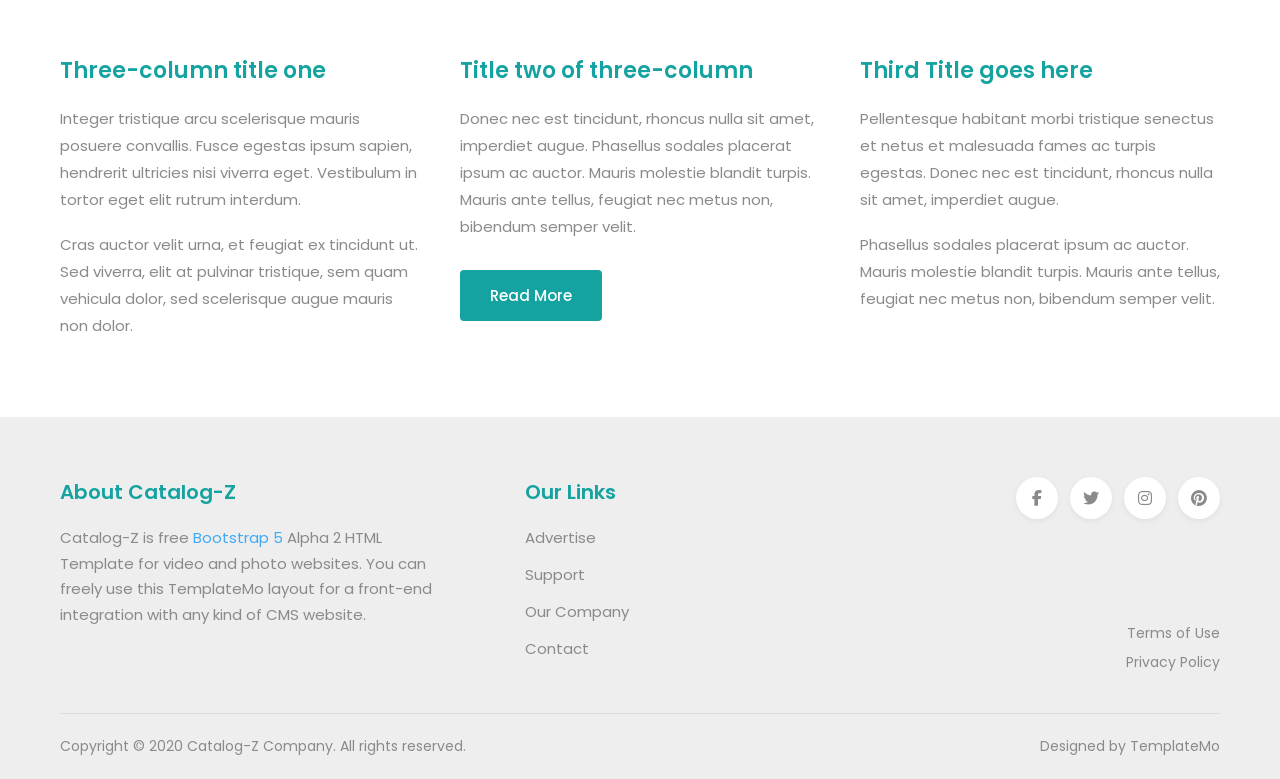
<file: Task2/about.html>
<!DOCTYPE html>
<html lang="en">
<head>
    <meta charset="UTF-8">
    <meta name="viewport" content="width=device-width, initial-scale=1.0">
    <title>Catalog-Z - About</title>

    <!-- CSS -->
    <link rel="stylesheet" href="css/style.css">

    <!-- Font Awesome -->
    <link rel="stylesheet"
    href="https://cdnjs.cloudflare.com/ajax/libs/font-awesome/6.5.2/css/all.min.css">
</head>
<body>

<!-- ================= HEADER ================= -->

<header>

    <div class="navbar">

        <div class="logo">
            <i class="fas fa-film"></i>
            <h2>Catalog-Z</h2>
        </div>

        <nav>
            <ul>
                <li><a href="index.html">Photos</a></li>
                <li><a href="videos.html">Videos</a></li>
                <li><a href="about.html" class="active">About</a></li>
                <li><a href="contact.html">Contact</a></li>
            </ul>
        </nav>

    </div>

</header>

<!-- ================= HERO ================= -->

<section class="hero">

    <img src="images/hero.jpg" alt="" class="hero-bg">

    <div class="search-box">

        <input
        type="text"
        placeholder="Search">

        <button>
            <i class="fas fa-search"></i>
        </button>

    </div>

</section>

<!-- ================= ABOUT INTRO ================= -->

<section class="section">

    <div class="container">

        <h2 class="section-title">About Catalog-Z Website Template</h2>

        <div class="about-intro">

            <div class="about-intro-img">
                <img src="images/about.jpg" alt="Team working together">
            </div>

            <div class="about-intro-text">

                <p>You may support TemplateMo website by making <a href="#">a small contribution</a> via PayPal. This will be helpful for us. We hope you like this Catalog-Z photo / video template for your website. We are making new templates regularly for you. Please come back and visit our <a href="#">TemplateMo website</a> again.</p>

                <p>Credits go to Pexels and Unsplash for photos and video used in this template. Catalog-Z is free <a href="#">Bootstrap 5</a> Alpha 2 HTML Template designed for video and photo websites.</p>

                <p>You are <strong>allowed</strong> to use this template for your commercial or non-commercial websites. You can integrate it with any kind of CMS website. You are <strong>NOT allowed</strong> to redistribute the downloadable template ZIP file on any template collection website. Please <a href="#">contact us</a> for more information. Thank you.</p>

            </div>

        </div>

    </div>

</section>

<!-- ================= TWO COLUMN CONTENT ================= -->

<section class="section section-tight">

    <div class="container">

        <div class="two-col">

            <div class="two-col-item">
                <h3>Left side of 2-Column content</h3>
                <p>Pellentesque urna odio, scelerisque eu mauris vitae, vestibulum sodales neque. Ut augue justo, tincidunt nec aliquet ac, cursus vel augue. Suspendisse vel quam imperdiet, sodales tellus sed, ullamcorper lorem.</p>
                <p>Suspendisse id consequat risus. Aliquam varius posuere nunc, nec imperdiet neque condimentum at. Aenean porta eleifend venenatis. Orci varius natoque penatibus et magnis dis parturient montes, nascetur ridiculus mus.</p>
            </div>

            <div class="two-col-item">
                <h3>Right-side Title goes here</h3>
                <p>Pellentesque urna odio, scelerisque eu mauris vitae, vestibulum sodales neque. Ut augue justo, tincidunt nec aliquet ac, cursus vel augue. Suspendisse vel quam imperdiet, sodales tellus sed, ullamcorper lorem.</p>
                <p>Suspendisse id consequat risus. Aliquam varius posuere nunc, nec imperdiet neque condimentum at. Aenean porta eleifend venenatis. Orci varius natoque penatibus et magnis dis parturient montes, nascetur ridiculus mus.</p>
            </div>

        </div>

    </div>

</section>

<!-- ================= ICON BOXES ================= -->

<section class="section section-tight">

    <div class="container">

        <div class="icon-boxes">

            <div class="icon-box">
                <i class="fas fa-desktop"></i>
            </div>

            <div class="icon-box">
                <i class="fas fa-mobile-alt"></i>
            </div>

            <div class="icon-box">
                <i class="fas fa-images"></i>
            </div>

        </div>

    </div>

</section>

<!-- ================= THREE COLUMN CONTENT ================= -->

<section class="section section-tight">

    <div class="container">

        <div class="three-col">

            <div class="three-col-item">
                <h3>Three-column title one</h3>
                <p>Integer tristique arcu scelerisque mauris posuere convallis. Fusce egestas ipsum sapien, hendrerit ultricies nisi viverra eget. Vestibulum in tortor eget elit rutrum interdum.</p>
                <p>Cras auctor velit urna, et feugiat ex tincidunt ut. Sed viverra, elit at pulvinar tristique, sem quam vehicula dolor, sed scelerisque augue mauris non dolor.</p>
            </div>

            <div class="three-col-item">
                <h3>Title two of three-column</h3>
                <p>Donec nec est tincidunt, rhoncus nulla sit amet, imperdiet augue. Phasellus sodales placerat ipsum ac auctor. Mauris molestie blandit turpis. Mauris ante tellus, feugiat nec metus non, bibendum semper velit.</p>

                <div class="read-more-wrap">
                    <a href="#" class="btn-teal">Read More</a>
                </div>
            </div>

            <div class="three-col-item">
                <h3>Third Title goes here</h3>
                <p>Pellentesque habitant morbi tristique senectus et netus et malesuada fames ac turpis egestas. Donec nec est tincidunt, rhoncus nulla sit amet, imperdiet augue.</p>
                <p>Phasellus sodales placerat ipsum ac auctor. Mauris molestie blandit turpis. Mauris ante tellus, feugiat nec metus non, bibendum semper velit.</p>
            </div>

        </div>

    </div>

</section>

<!-- ================= FOOTER ================= -->

<footer>

    <div class="container">

        <div class="footer-top">

            <div class="footer-col">
                <h3>About Catalog-Z</h3>
                <p>Catalog-Z is free <a href="#">Bootstrap 5</a> Alpha 2 HTML Template for video and photo websites. You can freely use this TemplateMo layout for a front-end integration with any kind of CMS website.</p>
            </div>

            <div class="footer-col">
                <h3>Our Links</h3>
                <ul>
                    <li><a href="#">Advertise</a></li>
                    <li><a href="#">Support</a></li>
                    <li><a href="#">Our Company</a></li>
                    <li><a href="#">Contact</a></li>
                </ul>
            </div>

            <div class="footer-col footer-social-col">
                <div class="social">
                    <a href="#"><i class="fab fa-facebook-f"></i></a>
                    <a href="#"><i class="fab fa-twitter"></i></a>
                    <a href="#"><i class="fab fa-instagram"></i></a>
                    <a href="#"><i class="fab fa-pinterest"></i></a>
                </div>
                <div class="legal-links">
                    <a href="#">Terms of Use</a>
                    <a href="#">Privacy Policy</a>
                </div>
            </div>

        </div>

        <hr>

        <div class="footer-content">

            <p>
                Copyright © 2020 Catalog-Z Company.
                All rights reserved.
            </p>

            <p class="designed-by">Designed by TemplateMo</p>

        </div>

    </div>

</footer>

</body>
</html>
</file>
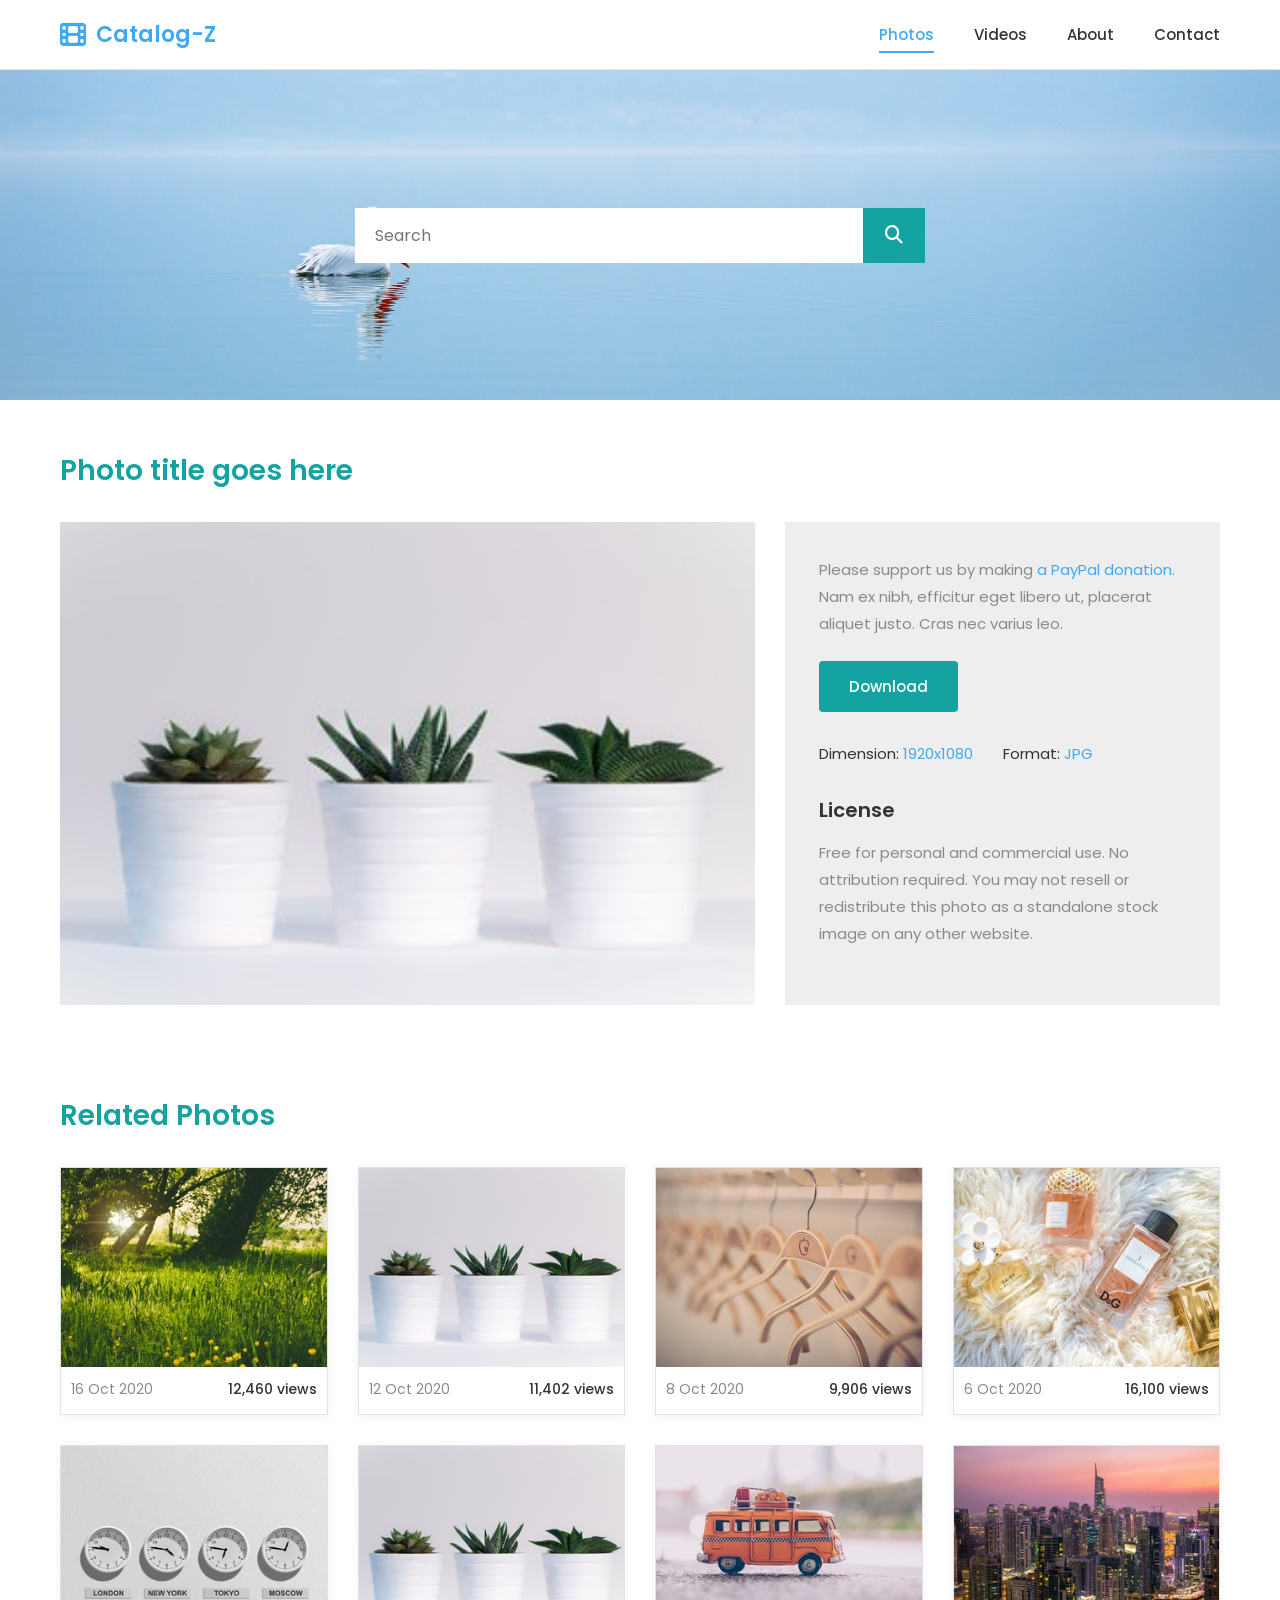
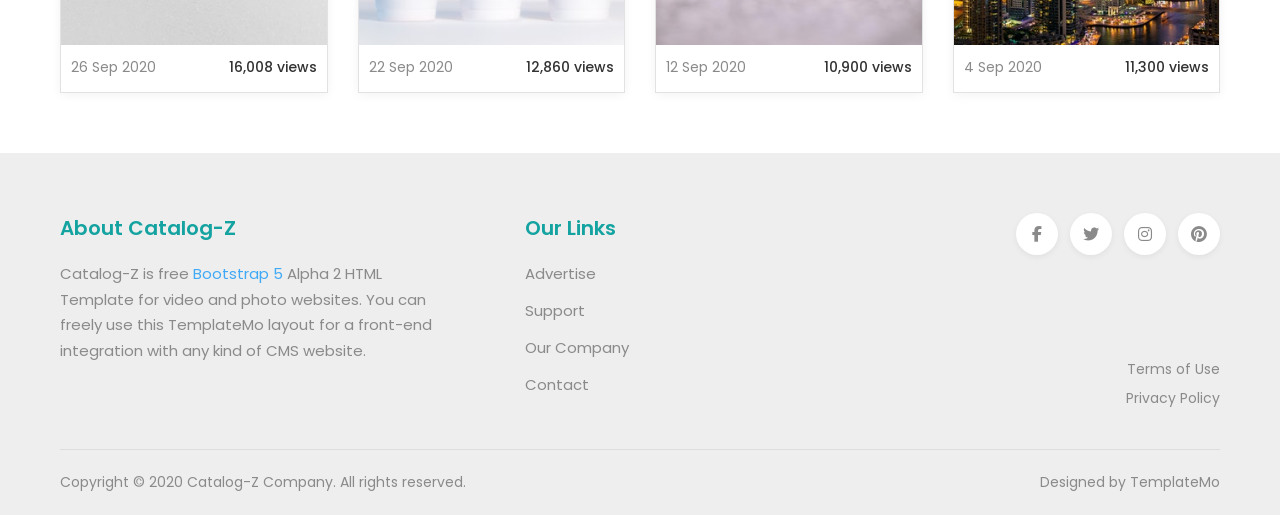
<file: Task2/photo-detail.html>
<!DOCTYPE html>
<html lang="en">
<head>
    <meta charset="UTF-8">
    <meta name="viewport" content="width=device-width, initial-scale=1.0">
    <title>Catalog-Z - Photo Detail</title>

    <!-- CSS -->
    <link rel="stylesheet" href="css/style.css">

    <!-- Font Awesome -->
    <link rel="stylesheet"
    href="https://cdnjs.cloudflare.com/ajax/libs/font-awesome/6.5.2/css/all.min.css">
</head>
<body>

<!-- ================= HEADER ================= -->

<header>

    <div class="navbar">

        <div class="logo">
            <i class="fas fa-film"></i>
            <h2>Catalog-Z</h2>
        </div>

        <nav>
            <ul>
                <li><a href="index.html" class="active">Photos</a></li>
                <li><a href="videos.html">Videos</a></li>
                <li><a href="about.html">About</a></li>
                <li><a href="contact.html">Contact</a></li>
            </ul>
        </nav>

    </div>

</header>

<!-- ================= HERO ================= -->

<section class="hero">

    <img src="images/hero.jpg" alt="" class="hero-bg">

    <div class="search-box">

        <input
        type="text"
        placeholder="Search">

        <button>
            <i class="fas fa-search"></i>
        </button>

    </div>

</section>

<!-- ================= PHOTO DETAIL ================= -->

<section class="section">

    <div class="container">

        <h2 class="section-title">Photo title goes here</h2>

        <div class="photo-detail">

            <div class="photo-detail-img">
                <img src="images/img-04.jpg" alt="Photo title goes here">
            </div>

            <div class="photo-detail-info">

                <p>Please support us by making <a href="#">a PayPal donation</a>. Nam ex nibh, efficitur eget libero ut, placerat aliquet justo. Cras nec varius leo.</p>

                <a href="#" class="btn-teal btn-download">Download</a>

                <div class="photo-meta">
                    <span>Dimension: <a href="#">1920x1080</a></span>
                    <span>Format: <a href="#">JPG</a></span>
                </div>

                <h3>License</h3>
                <p>Free for personal and commercial use. No attribution required. You may not resell or redistribute this photo as a standalone stock image on any other website.</p>

            </div>

        </div>

    </div>

</section>

<!-- ================= RELATED PHOTOS ================= -->

<section class="section section-tight">

    <div class="container">

        <h2 class="section-title">Related Photos</h2>

        <div class="gallery">

            <div class="card">
                <a href="photo-detail.html" class="card-image">
                    <img src="images/img-05.jpg" alt="">
                    <span class="overlay"><span class="overlay-box">Fashion</span></span>
                </a>
                <div class="card-info">
                    <span>16 Oct 2020</span>
                    <span>12,460 views</span>
                </div>
            </div>

            <div class="card">
                <a href="photo-detail.html" class="card-image">
                    <img src="images/img-06.jpg" alt="">
                    <span class="overlay"><span class="overlay-box">Perfume</span></span>
                </a>
                <div class="card-info">
                    <span>12 Oct 2020</span>
                    <span>11,402 views</span>
                </div>
            </div>

            <div class="card">
                <a href="photo-detail.html" class="card-image">
                    <img src="images/img-01.jpg" alt="">
                    <span class="overlay"><span class="overlay-box">Clocks</span></span>
                </a>
                <div class="card-info">
                    <span>8 Oct 2020</span>
                    <span>9,906 views</span>
                </div>
            </div>

            <div class="card">
                <a href="photo-detail.html" class="card-image">
                    <img src="images/img-02.jpg" alt="">
                    <span class="overlay"><span class="overlay-box">Plants</span></span>
                </a>
                <div class="card-info">
                    <span>6 Oct 2020</span>
                    <span>16,100 views</span>
                </div>
            </div>

            <div class="card">
                <a href="photo-detail.html" class="card-image">
                    <img src="images/img-03.jpg" alt="">
                    <span class="overlay"><span class="overlay-box">Morning</span></span>
                </a>
                <div class="card-info">
                    <span>26 Sep 2020</span>
                    <span>16,008 views</span>
                </div>
            </div>

            <div class="card">
                <a href="photo-detail.html" class="card-image">
                    <img src="images/img-04.jpg" alt="">
                    <span class="overlay"><span class="overlay-box">Music</span></span>
                </a>
                <div class="card-info">
                    <span>22 Sep 2020</span>
                    <span>12,860 views</span>
                </div>
            </div>

            <div class="card">
                <a href="photo-detail.html" class="card-image">
                    <img src="images/img-07.jpg" alt="">
                    <span class="overlay"><span class="overlay-box">Travel</span></span>
                </a>
                <div class="card-info">
                    <span>12 Sep 2020</span>
                    <span>10,900 views</span>
                </div>
            </div>

            <div class="card">
                <a href="photo-detail.html" class="card-image">
                    <img src="images/img-08.jpg" alt="">
                    <span class="overlay"><span class="overlay-box">City</span></span>
                </a>
                <div class="card-info">
                    <span>4 Sep 2020</span>
                    <span>11,300 views</span>
                </div>
            </div>

        </div>

    </div>

</section>

<!-- ================= FOOTER ================= -->

<footer>

    <div class="container">

        <div class="footer-top">

            <div class="footer-col">
                <h3>About Catalog-Z</h3>
                <p>Catalog-Z is free <a href="#">Bootstrap 5</a> Alpha 2 HTML Template for video and photo websites. You can freely use this TemplateMo layout for a front-end integration with any kind of CMS website.</p>
            </div>

            <div class="footer-col">
                <h3>Our Links</h3>
                <ul>
                    <li><a href="#">Advertise</a></li>
                    <li><a href="#">Support</a></li>
                    <li><a href="#">Our Company</a></li>
                    <li><a href="#">Contact</a></li>
                </ul>
            </div>

            <div class="footer-col footer-social-col">
                <div class="social">
                    <a href="#"><i class="fab fa-facebook-f"></i></a>
                    <a href="#"><i class="fab fa-twitter"></i></a>
                    <a href="#"><i class="fab fa-instagram"></i></a>
                    <a href="#"><i class="fab fa-pinterest"></i></a>
                </div>
                <div class="legal-links">
                    <a href="#">Terms of Use</a>
                    <a href="#">Privacy Policy</a>
                </div>
            </div>

        </div>

        <hr>

        <div class="footer-content">

            <p>
                Copyright © 2020 Catalog-Z Company.
                All rights reserved.
            </p>

            <p class="designed-by">Designed by TemplateMo</p>

        </div>

    </div>

</footer>

</body>
</html>
</file>
<file: Task1/style.css>
* {
    margin: 0;
    padding: 0;
    box-sizing: border-box;
}

body {
    font-family: 'Segoe UI', Arial, sans-serif;
    color: #444;
    background-color: #fff;
    overflow-x: hidden;
}

header.hero, .feature {
    display: flex;
    align-items: center;
    justify-content: space-between;
    padding: 40px 10%;
    min-height: auto;
}

header.hero {
    background: linear-gradient(135deg, #fdfdfd 0%, #f4f4f4 100%);
}

.content {
    flex: 1;
    padding: 20px;
    display: flex;
    flex-direction: column;
    align-items: center;
    text-align: center;
}

.main-logo { 
    width: 220px; 
    margin-bottom: 25px; 
}

h1 { 
    font-size: 1.7rem; 
    font-weight: 900; 
    letter-spacing: 1px; 
    color: #333; 
    margin-bottom: 10px;
}

h2 { 
    font-size: 2rem; 
    font-weight: 700; 
    margin-bottom: 15px; 
    letter-spacing: 2px;
    color: #000;
}

.content p {
    font-size: 1.15rem;
    color: #777;
    line-height: 1.4;
    max-width: 420px;
}

.download-buttons {
    display: flex;
    gap: 15px;
    margin: 25px 0;
}

.download-buttons img {
    height: 48px;
}

.vectors { 
    width: 250px; 
    margin-bottom: 20px; 
}

.visual {
    flex: 1;
    display: flex;
    justify-content: center;
}

.visual img {
    max-width: 100%;
    height: auto;
}

.main-footer {
    text-align: center;
    padding: 60px 20px;
    background: #fafafa;
}

.main-footer .download-buttons { 
    justify-content: center; 
}

.contact a {
    color: #3498db;
    text-decoration: none;
    font-weight: bold;
}

.brand-footer img { 
    width: 130px; 
    margin-top: 40px; 
    opacity: 0.7; 
}

@media (max-width: 992px) {
    header.hero, .feature {
        flex-direction: column !important;
        padding: 30px 5%;
    }
    .alternate { 
        flex-direction: column !important; 
    }
    .content { 
        margin-bottom: 30px; 
    }
}
</file>
<file: Task2/css/style.css>
@import url('https://fonts.googleapis.com/css2?family=Poppins:wght@400;500;600;700&display=swap');

:root {
    --blue: #3fa9f5;
    --teal: #14a3a0;
    --teal-dark: #0f8b88;
    --text-dark: #333333;
    --text-grey: #8a8a8a;
    --border-grey: #e2e2e2;
    --bg-grey: #eeeeee;
}

* {
    margin: 0;
    padding: 0;
    box-sizing: border-box;
}

body {
    font-family: 'Poppins', sans-serif;
    color: var(--text-dark);
}

a {
    text-decoration: none;
    color: inherit;
}

ul {
    list-style: none;
}

img {
    max-width: 100%;
    display: block;
}

.container {
    max-width: 1200px;
    margin: 0 auto;
    padding: 0 20px;
}

/* ================= HEADER ================= */

header {
    border-bottom: 1px solid var(--border-grey);
}

.navbar {
    max-width: 1200px;
    margin: 0 auto;
    padding: 18px 20px;
    display: flex;
    align-items: center;
    justify-content: space-between;
}

.logo {
    display: flex;
    align-items: center;
    gap: 10px;
    color: var(--blue);
}

.logo i {
    font-size: 26px;
}

.logo h2 {
    font-weight: 600;
    font-size: 22px;
}

nav ul {
    display: flex;
    gap: 40px;
}

nav ul li a {
    color: var(--text-dark);
    font-size: 15px;
    font-weight: 500;
    padding-bottom: 6px;
    border-bottom: 2px solid transparent;
    transition: color 0.2s ease;
}

nav ul li a:hover {
    color: var(--blue);
}

nav ul li a.active {
    color: var(--blue);
    border-bottom-color: var(--blue);
}

/* ================= HERO ================= */

.hero {
    position: relative;
    height: 330px;
    overflow: hidden;
    display: flex;
    align-items: center;
    justify-content: center;
}

.hero-bg {
    position: absolute;
    inset: 0;
    width: 100%;
    height: 100%;
    object-fit: cover;
    z-index: 0;
}

.search-box {
    position: relative;
    z-index: 1;
    display: flex;
    width: 100%;
    max-width: 570px;
    height: 55px;
}

.search-box input {
    flex: 1;
    border: none;
    outline: none;
    padding: 0 20px;
    font-size: 16px;
    font-family: 'Poppins', sans-serif;
    color: var(--text-dark);
    height: 100%;
}

.search-box button {
    width: 62px;
    height: 100%;
    background: var(--teal);
    border: none;
    color: #fff;
    font-size: 18px;
    cursor: pointer;
    transition: background 0.2s ease;
}

.search-box button:hover {
    background: var(--teal-dark);
}

/* ================= MAIN / GALLERY ================= */

.section {
    padding: 50px 0 70px;
}

.page-number {
    display: flex;
    align-items: center;
    justify-content: space-between;
    margin-bottom: 30px;
}

.page-number h2 {
    color: var(--teal);
    font-size: 28px;
    font-weight: 600;
}

.page-box {
    display: flex;
    align-items: center;
    gap: 8px;
    color: var(--text-grey);
    font-size: 14px;
}

.page-box input {
    width: 46px;
    text-align: center;
    padding: 6px 4px;
    border: 1px solid var(--border-grey);
    border-radius: 4px;
    font-family: 'Poppins', sans-serif;
    font-size: 14px;
    color: var(--text-dark);
    outline: none;
}

.gallery {
    display: grid;
    grid-template-columns: repeat(4, 1fr);
    gap: 30px;
}

.card {
    overflow: hidden;
    border-radius: 0;
    border: 1px solid var(--border-grey);
    box-shadow: 0 2px 10px rgba(0,0,0,0.05);
}

/* image wrapper + hover overlay */
.card-image {
    position: relative;
    display: block;
    overflow: hidden;
}

.card-image img {
    width: 100%;
    aspect-ratio: 4 / 3;
    object-fit: cover;
    display: block;
    transition: transform 0.35s ease;
}

.card-image .overlay {
    position: absolute;
    inset: 0;
    display: flex;
    align-items: center;
    justify-content: center;
    background: rgba(0, 0, 0, 0.45);
    opacity: 0;
    transition: opacity 0.3s ease;
}

.card-image .overlay-box {
    border: 2px solid #fff;
    color: #fff;
    font-size: 14px;
    font-weight: 500;
    letter-spacing: 2px;
    text-transform: uppercase;
    padding: 10px 26px;
    transform: scale(0.9);
    transition: transform 0.3s ease;
}

.card:hover .card-image img {
    transform: scale(1.08);
}

.card:hover .card-image .overlay {
    opacity: 1;
}

.card:hover .card-image .overlay-box {
    transform: scale(1);
}

.card-info {
    display: flex;
    align-items: center;
    justify-content: space-between;
    padding: 12px 10px 14px;
    font-size: 14px;
}

.card-info span:first-child {
    color: var(--text-grey);
}

.card-info span:last-child {
    color: var(--text-dark);
    font-weight: 500;
}

/* ================= PAGINATION ================= */

.pagination {
    margin-top: 45px;
    display: flex;
    align-items: center;
    justify-content: space-between;
    flex-wrap: wrap;
    gap: 16px;
}

.pagination .prev-btn,
.pagination .next-btn {
    background: var(--teal);
    color: #fff;
    font-weight: 500;
    font-size: 15px;
    padding: 14px 30px;
    border-radius: 4px;
    transition: background 0.2s ease;
}

.pagination .prev-btn:hover,
.pagination .next-btn:hover {
    background: var(--teal-dark);
}

.page-links {
    display: flex;
    gap: 10px;
}

.page-links a {
    width: 48px;
    height: 48px;
    display: flex;
    align-items: center;
    justify-content: center;
    background: #f2f2f2;
    color: var(--text-dark);
    border-radius: 4px;
    font-weight: 500;
    transition: background 0.2s ease, color 0.2s ease;
}

.page-links a:hover {
    background: #e6e6e6;
}

.page-links a.current {
    background: var(--teal);
    color: #fff;
}

/* ================= FOOTER ================= */

footer {
    background: var(--bg-grey);
    padding: 60px 0 0;
}

.footer-top {
    display: grid;
    grid-template-columns: 1.3fr 1fr 1fr;
    gap: 40px;
    padding-bottom: 40px;
}

.footer-col h3 {
    color: var(--teal);
    font-size: 20px;
    font-weight: 600;
    margin-bottom: 18px;
}

.footer-col p {
    color: var(--text-grey);
    font-size: 15px;
    line-height: 1.7;
    max-width: 380px;
}

.footer-col p a {
    color: var(--blue);
}

.footer-col ul li {
    margin-bottom: 12px;
}

.footer-col ul li a {
    color: var(--text-grey);
    font-size: 15px;
    transition: color 0.2s ease;
}

.footer-col ul li a:hover {
    color: var(--teal);
}

.footer-social-col {
    display: flex;
    flex-direction: column;
    align-items: flex-end;
    justify-content: space-between;
}

.social {
    display: flex;
    gap: 12px;
}

.social a {
    width: 42px;
    height: 42px;
    border-radius: 50%;
    background: #fff;
    display: flex;
    align-items: center;
    justify-content: center;
    color: var(--text-grey);
    box-shadow: 0 2px 6px rgba(0,0,0,0.06);
    transition: background 0.2s ease, color 0.2s ease;
}

.social a:hover {
    background: var(--teal);
    color: #fff;
}

.legal-links {
    display: flex;
    flex-direction: column;
    align-items: flex-end;
    gap: 8px;
    margin-top: 24px;
}

.legal-links a {
    color: var(--text-grey);
    font-size: 14px;
}

.legal-links a:hover {
    color: var(--teal);
}

footer hr {
    border: none;
    border-top: 1px solid #ddd;
}

.footer-content {
    display: flex;
    align-items: center;
    justify-content: space-between;
    padding: 22px 0;
    font-size: 14px;
    color: var(--text-grey);
}

/* ================= ABOUT PAGE ================= */

.section-tight {
    padding: 20px 0 60px;
}

.section-title {
    color: var(--teal);
    font-size: 28px;
    font-weight: 600;
    margin-bottom: 30px;
}

.about-intro {
    display: grid;
    grid-template-columns: 1fr 1fr;
    gap: 50px;
    align-items: start;
}

.about-intro-img img {
    width: 100%;
    aspect-ratio: 4 / 3;
    object-fit: cover;
}

.about-intro-text p {
    color: var(--text-grey);
    font-size: 15px;
    line-height: 1.8;
    margin-bottom: 20px;
}

.about-intro-text p a {
    color: var(--blue);
}

.about-intro-text p strong {
    color: var(--text-dark);
}

.two-col {
    display: grid;
    grid-template-columns: 1fr 1fr;
    gap: 60px;
}

.two-col-item h3 {
    color: var(--teal);
    font-size: 22px;
    font-weight: 600;
    margin-bottom: 18px;
}

.two-col-item p {
    color: var(--text-grey);
    font-size: 15px;
    line-height: 1.8;
    margin-bottom: 18px;
}

.icon-boxes {
    display: grid;
    grid-template-columns: repeat(3, 1fr);
    gap: 30px;
}

.icon-box {
    width: 190px;
    height: 190px;
    max-width: 100%;
    border: 1px solid var(--border-grey);
    display: flex;
    align-items: center;
    justify-content: center;
}

.icon-box i {
    font-size: 46px;
    color: var(--teal);
}

.three-col {
    display: grid;
    grid-template-columns: repeat(3, 1fr);
    gap: 40px;
}

.three-col-item h3 {
    color: var(--teal);
    font-size: 22px;
    font-weight: 600;
    margin-bottom: 18px;
}

.three-col-item p {
    color: var(--text-grey);
    font-size: 15px;
    line-height: 1.8;
    margin-bottom: 18px;
}

.read-more-wrap {
    margin-top: 30px;
}

.btn-teal {
    display: inline-block;
    background: var(--teal);
    color: #fff;
    font-weight: 500;
    font-size: 15px;
    padding: 14px 30px;
    border-radius: 4px;
    transition: background 0.2s ease;
}

.btn-teal:hover {
    background: var(--teal-dark);
}

@media (max-width: 900px) {
    .about-intro,
    .two-col,
    .icon-boxes,
    .three-col {
        grid-template-columns: 1fr;
    }

    .icon-box {
        width: 100%;
        height: 150px;
    }
}

/* ================= CONTACT PAGE ================= */

.contact-grid {
    display: grid;
    grid-template-columns: 1fr 1fr 1fr;
    gap: 50px;
}

.contact-col p {
    color: var(--text-grey);
    font-size: 15px;
    line-height: 1.8;
    margin-bottom: 20px;
}

.contact-form {
    display: flex;
    flex-direction: column;
    gap: 20px;
}

.contact-form input,
.contact-form select,
.contact-form textarea {
    width: 100%;
    border: 1px solid var(--border-grey);
    padding: 14px 16px;
    font-family: 'Poppins', sans-serif;
    font-size: 15px;
    color: var(--teal);
    outline: none;
    resize: vertical;
}

.contact-form select {
    color: var(--teal);
    appearance: none;
    background: url("data:image/svg+xml;utf8,<svg xmlns='http://www.w3.org/2000/svg' width='12' height='8'><path d='M0 0l6 8 6-8z' fill='%23999'/></svg>") no-repeat right 16px center;
}

.contact-form textarea {
    color: var(--teal);
}

.contact-form ::placeholder {
    color: var(--teal);
    opacity: 1;
}

.contact-form .btn-teal {
    border: none;
    cursor: pointer;
    align-self: flex-start;
    font-family: 'Poppins', sans-serif;
}

.contact-details {
    margin-top: 10px;
}

.contact-details li {
    display: flex;
    align-items: center;
    gap: 12px;
    color: var(--text-grey);
    font-size: 15px;
    margin-bottom: 16px;
}

.contact-details li i {
    color: var(--text-grey);
    width: 16px;
}

.map-wrap {
    width: 100%;
    height: 320px;
    border: 1px solid var(--border-grey);
}

.team-grid {
    display: grid;
    grid-template-columns: repeat(4, 1fr);
    gap: 30px;
}

.team-member img {
    width: 100%;
    aspect-ratio: 4 / 3;
    object-fit: cover;
    margin-bottom: 22px;
}

.team-member h3 {
    color: var(--teal);
    font-size: 22px;
    font-weight: 600;
    margin-bottom: 6px;
}

.team-role {
    display: block;
    color: #d6588a;
    font-size: 15px;
    font-weight: 500;
    margin-bottom: 16px;
}

.team-member p {
    color: var(--text-grey);
    font-size: 14px;
    line-height: 1.7;
    margin-bottom: 20px;
}

.team-social {
    gap: 10px;
}

.team-social a {
    border-radius: 4px;
    background: #f2f2f2;
    box-shadow: none;
    color: var(--text-dark);
}

.team-social a:hover {
    background: var(--teal);
    color: #fff;
}

@media (max-width: 900px) {
    .contact-grid,
    .team-grid {
        grid-template-columns: 1fr;
    }
}

/* ================= PHOTO DETAIL PAGE ================= */

.photo-detail {
    display: grid;
    grid-template-columns: 1.6fr 1fr;
    gap: 30px;
    align-items: stretch;
}

.photo-detail-img {
    overflow: hidden;
}

.photo-detail-img img {
    width: 100%;
    height: 100%;
    object-fit: cover;
    display: block;
}

.photo-detail-info {
    background: var(--bg-grey);
    padding: 34px;
    display: flex;
    flex-direction: column;
}

.photo-detail-info p {
    color: var(--text-grey);
    font-size: 15px;
    line-height: 1.8;
    margin-bottom: 24px;
}

.photo-detail-info p a {
    color: var(--blue);
}

.btn-download {
    align-self: flex-start;
    margin-bottom: 30px;
}

.photo-meta {
    display: flex;
    gap: 30px;
    margin-bottom: 30px;
    font-size: 15px;
    color: var(--text-dark);
}

.photo-meta a {
    color: var(--blue);
}

.photo-detail-info h3 {
    color: var(--text-dark);
    font-size: 20px;
    font-weight: 600;
    margin-bottom: 14px;
}

@media (max-width: 900px) {
    .photo-detail {
        grid-template-columns: 1fr;
    }
}

/* ================= RESPONSIVE ================= */

@media (max-width: 992px) {
    .gallery {
        grid-template-columns: repeat(2, 1fr);
    }

    .footer-top {
        grid-template-columns: 1fr;
    }

    .footer-social-col {
        align-items: flex-start;
    }

    .legal-links {
        align-items: flex-start;
    }
}

@media (max-width: 600px) {
    .navbar {
        flex-direction: column;
        gap: 14px;
    }

    nav ul {
        gap: 20px;
    }

    .gallery {
        grid-template-columns: 1fr;
    }

    .page-number {
        flex-direction: column;
        align-items: flex-start;
        gap: 14px;
    }

    .pagination {
        justify-content: center;
    }

    .footer-content {
        flex-direction: column;
        gap: 8px;
        text-align: center;
    }
}
</file>
<file: Task4/style.css>
:root{
  --navy:#3d4f5c;
  --navy-dark:#2c3a45;
  --blue-light:#eef4f8;
  --blue-lighter:#f5f9fb;
  --accent:#040f17;
  --accent-soft:#c3d8e6;
  --white:#ffffff;
  --text-muted:#6b8399;
  --shadow: 0 10px 30px rgba(61,79,92,0.12);
  --radius: 4px;
  --transition: 0.35s ease;
}

*{ margin:0; padding:0; box-sizing:border-box; }
html{ scroll-behavior:smooth; }

body{
  font-family:'Poppins', sans-serif;
  color:var(--navy);
  background:var(--blue-lighter);
  line-height:1.7;
  overflow-x:hidden;
}

h1,h2,h3{ font-family:'Playfair Display', serif; font-weight:500; color:var(--navy-dark); }
a{ text-decoration:none; color:inherit; }
img{ max-width:100%; display:block; }

.container{ max-width:1200px; margin:0 auto; padding:0 40px; }

/* ============ HEADER / NAV ============ */
.site-header{
  position:fixed; top:0; left:0; right:0; z-index:1000;
  background:rgba(255,255,255,0.85);
  backdrop-filter:blur(8px);
  border-bottom:1px solid rgba(61,79,92,0.06);
}

.nav-wrap{
  max-width:1300px; margin:0 auto;
  display:flex; align-items:center; justify-content:space-between;
  padding:20px 40px;
}

.logo{
  font-family:'Playfair Display', serif;
  font-size:1.5rem; letter-spacing:3px; color:var(--navy-dark);
  display:flex; align-items:center; gap:8px;
}
.logo .flake{ color:var(--accent); font-size:1.1rem; }

.main-nav{ display:flex; gap:40px; }

.nav-link{
  font-size:0.8rem; letter-spacing:2px; text-transform:uppercase;
  color:var(--navy); position:relative; padding-bottom:6px;
  transition:color var(--transition);
}
.nav-link::after{
  content:''; position:absolute; left:0; bottom:0; width:0; height:1px;
  background:var(--accent); transition:width var(--transition);
}
.nav-link:hover{ color:var(--accent); }
.nav-link:hover::after{ width:100%; }

/* checkbox-driven mobile menu (no JS) */
.nav-toggle-checkbox{ display:none; }

.nav-toggle{
  display:none; flex-direction:column; gap:5px; cursor:pointer; z-index:1100;
}
.nav-toggle span{ width:26px; height:2px; background:var(--navy-dark); transition:var(--transition); }

/* ============ HERO ============ */
.hero{
  position:relative; height:100vh; min-height:600px;
  display:flex; align-items:center; justify-content:center; text-align:center;
  background:
    linear-gradient(rgba(230,240,246,0.55), rgba(230,240,246,0.75)),
    url('https://picsum.photos/seed/wintermountainhero/1920/1080') center/cover no-repeat;
}

.hero-content{ padding:0 20px; }
.hero-content h1{ font-size:5rem; font-weight:400; color:var(--navy-dark); letter-spacing:1px; }
.hero-sub{ margin-top:20px; font-size:1rem; letter-spacing:4px; text-transform:uppercase; color:var(--accent); }

/* ============ SECTION GENERIC ============ */
section{ padding:120px 0; }
.section-title{ text-align:center; font-size:2.75rem; margin-bottom:16px; }
.section-sub{ text-align:center; color:var(--text-muted); margin-bottom:60px; font-size:1rem; }

/* ============ GALLERY ============ */
.gallery-section{ background:var(--blue-lighter); }

.filters{
  display:flex; justify-content:center; gap:40px; flex-wrap:wrap; margin-bottom:60px;
}
.filters input[type="radio"]{
  position:absolute; opacity:0; width:0; height:0;
}
.filters label{
  font-family:'Poppins', sans-serif; font-size:0.85rem; letter-spacing:2px;
  text-transform:uppercase; color:var(--text-muted); cursor:pointer;
  padding-bottom:8px; border-bottom:2px solid transparent; transition:var(--transition);
}
.filters label:hover{ color:var(--navy); }
.filters input#filter-all:checked ~ label[for="filter-all"],
.filters input#filter-landscapes:checked ~ label[for="filter-landscapes"],
.filters input#filter-decorations:checked ~ label[for="filter-decorations"],
.filters input#filter-food:checked ~ label[for="filter-food"],
.filters input#filter-family:checked ~ label[for="filter-family"]{
  color:var(--navy-dark); border-bottom-color:var(--accent);
}

.gallery-wrap{
  display:grid; grid-template-columns:repeat(3, 1fr); gap:24px;
}

.gallery-item{
  position:relative; overflow:hidden; border-radius:var(--radius);
  display:block; aspect-ratio:1/1; box-shadow:var(--shadow);
}
.gallery-item.large{ grid-row:span 2; aspect-ratio:auto; height:100%; }
.gallery-item.wide{ grid-column:span 2; aspect-ratio:16/10; }

.gallery-item img{ width:100%; height:100%; object-fit:cover; transition:transform 0.6s ease; }
.gallery-item:hover img{ transform:scale(1.08); }

.gallery-item .caption{
  position:absolute; left:0; right:0; bottom:0; padding:26px;
  background:linear-gradient(to top, rgba(30,40,48,0.75), transparent);
  display:flex; flex-direction:column; gap:4px;
  opacity:0; transform:translateY(10px); transition:var(--transition);
}
.gallery-item:hover .caption{ opacity:1; transform:translateY(0); }

.cap-title{ font-family:'Playfair Display', serif; font-size:1.2rem; color:var(--white); }
.cap-cat{ font-size:0.7rem; letter-spacing:2px; text-transform:uppercase; color:var(--accent-soft); }

/* Pure-CSS filtering via :has() on the checked radio, hides non-matching items */
.filters:has(#filter-landscapes:checked) ~ .gallery-wrap .gallery-item:not([data-category="landscapes"]),
.filters:has(#filter-decorations:checked) ~ .gallery-wrap .gallery-item:not([data-category="decorations"]),
.filters:has(#filter-food:checked) ~ .gallery-wrap .gallery-item:not([data-category="food"]),
.filters:has(#filter-family:checked) ~ .gallery-wrap .gallery-item:not([data-category="family"]){
  display:none;
}

/* ============ ABOUT ============ */
.about-section{ background:var(--blue-light); }

.about-grid{
  display:grid; grid-template-columns:1fr 1fr; gap:80px; align-items:center; margin-top:60px;
}
.about-text p{ color:var(--text-muted); margin-bottom:22px; }
.about-media img{ border-radius:var(--radius); box-shadow:var(--shadow); }

.stats{ display:grid; grid-template-columns:1fr 1fr; gap:20px; margin-top:24px; }
.stat-box{
  background:var(--white); padding:26px; text-align:center;
  border-radius:var(--radius); box-shadow:var(--shadow);
}
.stat-num{ display:block; font-family:'Playfair Display', serif; font-size:2rem; color:var(--navy-dark); }
.stat-label{ font-size:0.75rem; letter-spacing:2px; text-transform:uppercase; color:var(--text-muted); }

/* ============ CONTACT ============ */
.contact-section{ background:var(--blue-lighter); }
.contact-form{ max-width:700px; margin:0 auto; }
.field{ margin-bottom:26px; }
.field label{
  display:block; font-size:0.75rem; letter-spacing:2px; text-transform:uppercase;
  color:var(--navy); margin-bottom:10px;
}
.field input, .field textarea{
  width:100%; border:1px solid rgba(61,79,92,0.15); background:var(--white);
  padding:14px 16px; font-family:'Poppins', sans-serif; font-size:0.95rem;
  border-radius:var(--radius); color:var(--navy); resize:vertical;
  transition:border-color var(--transition);
}
.field input:focus, .field textarea:focus{ outline:none; border-color:var(--accent); }

.send-btn{
  width:100%; padding:16px; background:var(--navy); color:var(--white); border:none;
  font-size:0.85rem; letter-spacing:3px; text-transform:uppercase; cursor:pointer;
  border-radius:var(--radius); transition:background var(--transition);
}
.send-btn:hover{ background:var(--navy-dark); }

.contact-info{
  display:flex; justify-content:center; gap:50px; flex-wrap:wrap;
  margin-top:50px; color:var(--text-muted); font-size:0.9rem;
}

/* ============ FOOTER ============ */
.site-footer{
  text-align:center; padding:30px; background:var(--blue-light);
  border-top:1px solid rgba(61,79,92,0.08); color:var(--text-muted); font-size:0.85rem;
}

/* ============ LIGHTBOX (pure CSS via :target) ============ */
.lightbox{
  position:fixed; inset:0; background:rgba(20,28,34,0.92);
  display:none; align-items:center; justify-content:center; z-index:2000; padding:40px;
}
.lightbox:target{ display:flex; }

.lb-content{ max-width:800px; width:100%; text-align:center; }
.lb-content img{
  max-height:65vh; margin:0 auto 26px; border-radius:var(--radius);
  box-shadow:0 20px 60px rgba(0,0,0,0.4);
}
.lb-content h3{ color:var(--white); font-size:1.8rem; }
.lb-content p{
  color:var(--accent-soft); font-size:0.75rem; letter-spacing:2px;
  text-transform:uppercase; margin-top:8px;
}

.lb-close, .lb-prev, .lb-next{
  position:absolute; color:var(--white); font-size:2.5rem; line-height:1;
  transition:color var(--transition);
}
.lb-close:hover, .lb-prev:hover, .lb-next:hover{ color:var(--accent); }
.lb-close{ top:30px; right:40px; font-size:2rem; }
.lb-prev{ left:30px; top:50%; transform:translateY(-50%); }
.lb-next{ right:30px; top:50%; transform:translateY(-50%); }

/* ==========================================================================
   MEDIA QUERIES
   Desktop / Laptop: 1200px and above (default styles above)
   Tablet: 768px – 1199px
   Mobile: below 768px
   ========================================================================== */

/* ---------- TABLET (768px - 1199px) ---------- */
@media (max-width: 1199px){
  .nav-wrap{ padding:18px 30px; }
  .container{ padding:0 30px; }
  .hero-content h1{ font-size:3.6rem; }
  section{ padding:90px 0; }

  .gallery-wrap{ grid-template-columns:repeat(2, 1fr); }
  .gallery-item.large{ grid-row:span 1; aspect-ratio:1/1; height:auto; }
  .gallery-item.wide{ grid-column:span 2; }

  .about-grid{ grid-template-columns:1fr; gap:50px; }
  .about-media{ order:-1; }
  .contact-info{ gap:30px; }
}

/* ---------- MOBILE (below 768px) ---------- */
@media (max-width: 767px){
  .nav-wrap{ padding:16px 20px; }
  .container{ padding:0 20px; }

  .nav-toggle{ display:flex; }

  .main-nav{
    position:fixed; top:0; right:0; height:100vh; width:70%; max-width:300px;
    background:var(--white); flex-direction:column; align-items:flex-start; gap:30px;
    padding:100px 40px; transform:translateX(100%);
    transition:transform var(--transition); box-shadow:-10px 0 30px rgba(0,0,0,0.08);
  }
  .nav-toggle-checkbox:checked ~ .main-nav{ transform:translateX(0); }

  .nav-toggle-checkbox:checked ~ .nav-toggle span:nth-child(1){ transform:translateY(7px) rotate(45deg); }
  .nav-toggle-checkbox:checked ~ .nav-toggle span:nth-child(2){ opacity:0; }
  .nav-toggle-checkbox:checked ~ .nav-toggle span:nth-child(3){ transform:translateY(-7px) rotate(-45deg); }

  .hero-content h1{ font-size:2.4rem; }
  .hero-sub{ font-size:0.8rem; letter-spacing:2px; }

  section{ padding:70px 0; }
  .section-title{ font-size:2rem; }

  .filters{ gap:18px; }
  .filters label{ font-size:0.7rem; }

  .gallery-wrap{ grid-template-columns:1fr; gap:18px; }
  .gallery-item.wide{ grid-column:span 1; aspect-ratio:1/1; }
  .gallery-item .caption{ opacity:1; transform:none; }

  .about-grid{ gap:36px; }
  .stats{ grid-template-columns:1fr 1fr; }

  .contact-info{ flex-direction:column; align-items:center; gap:14px; }

  .lb-prev, .lb-next{ font-size:1.8rem; }
  .lb-close{ top:16px; right:20px; }
  .lb-content img{ max-height:50vh; }
}
</file>
